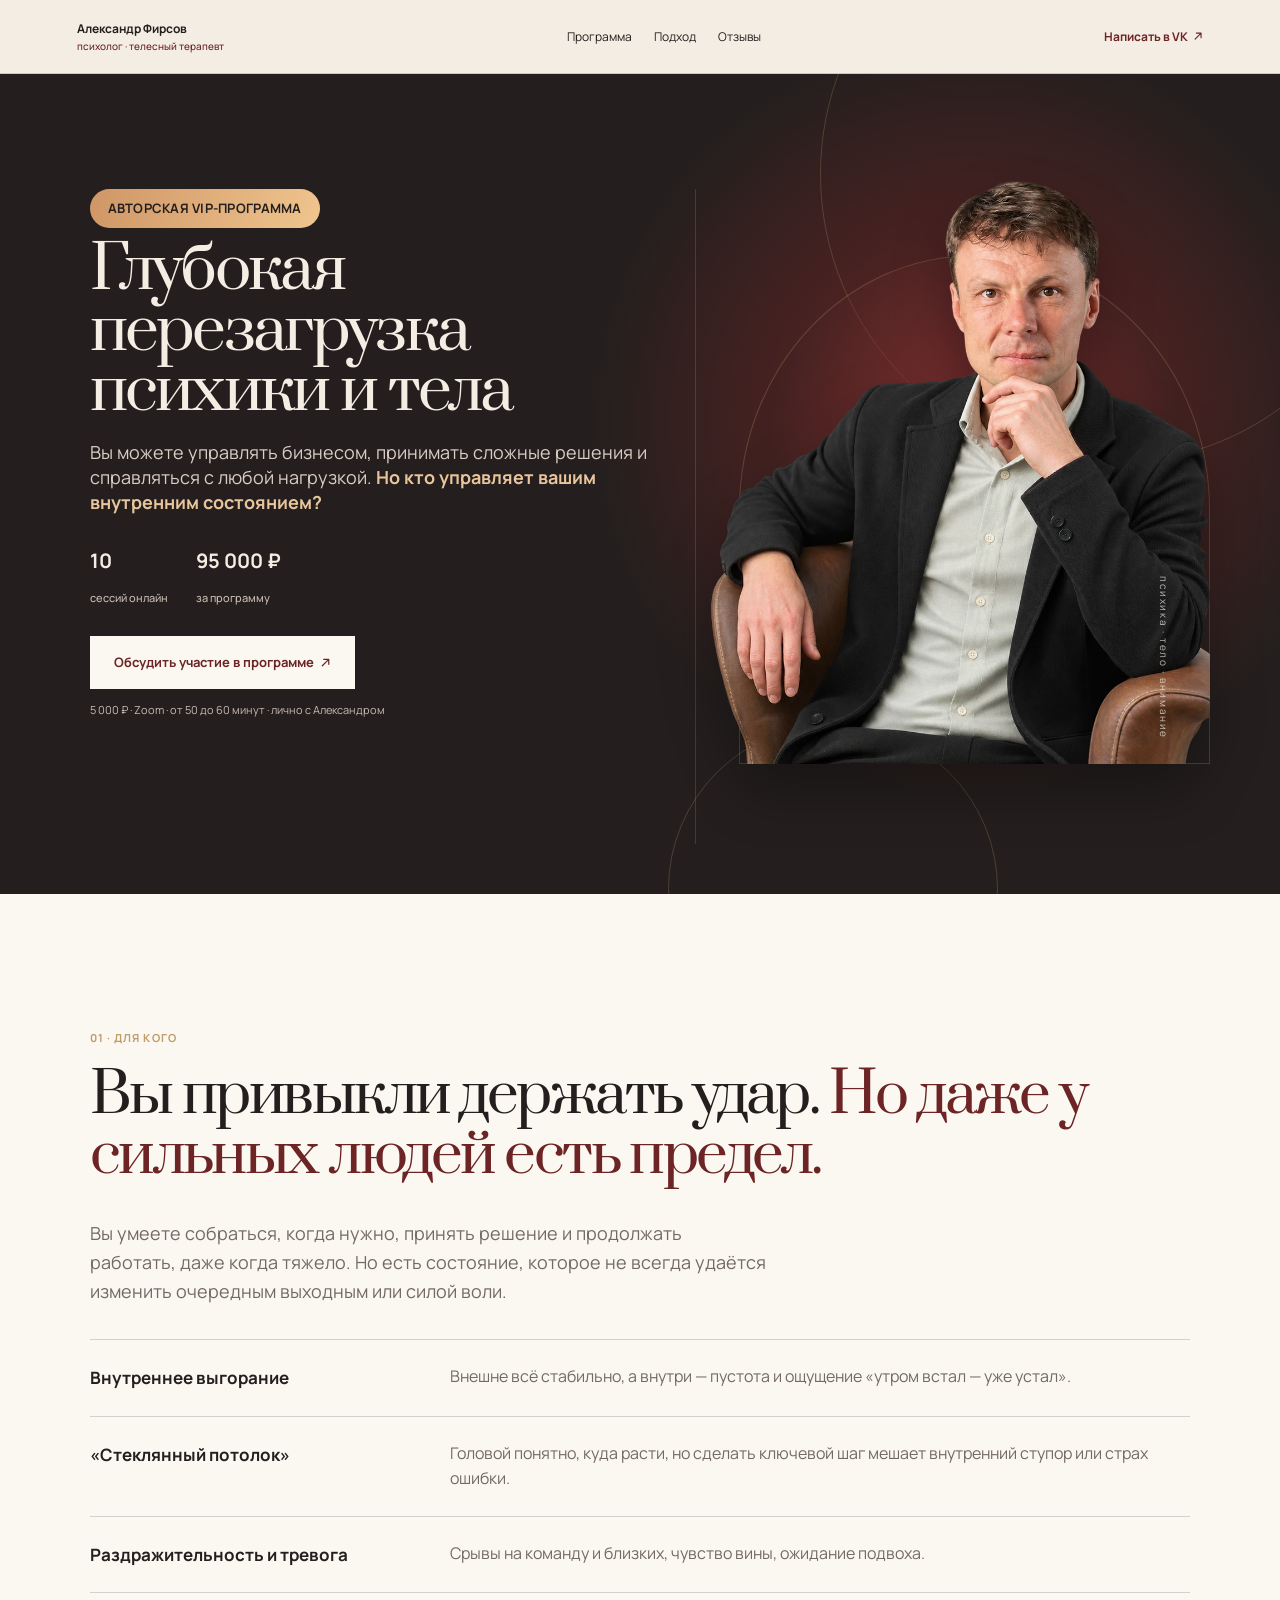
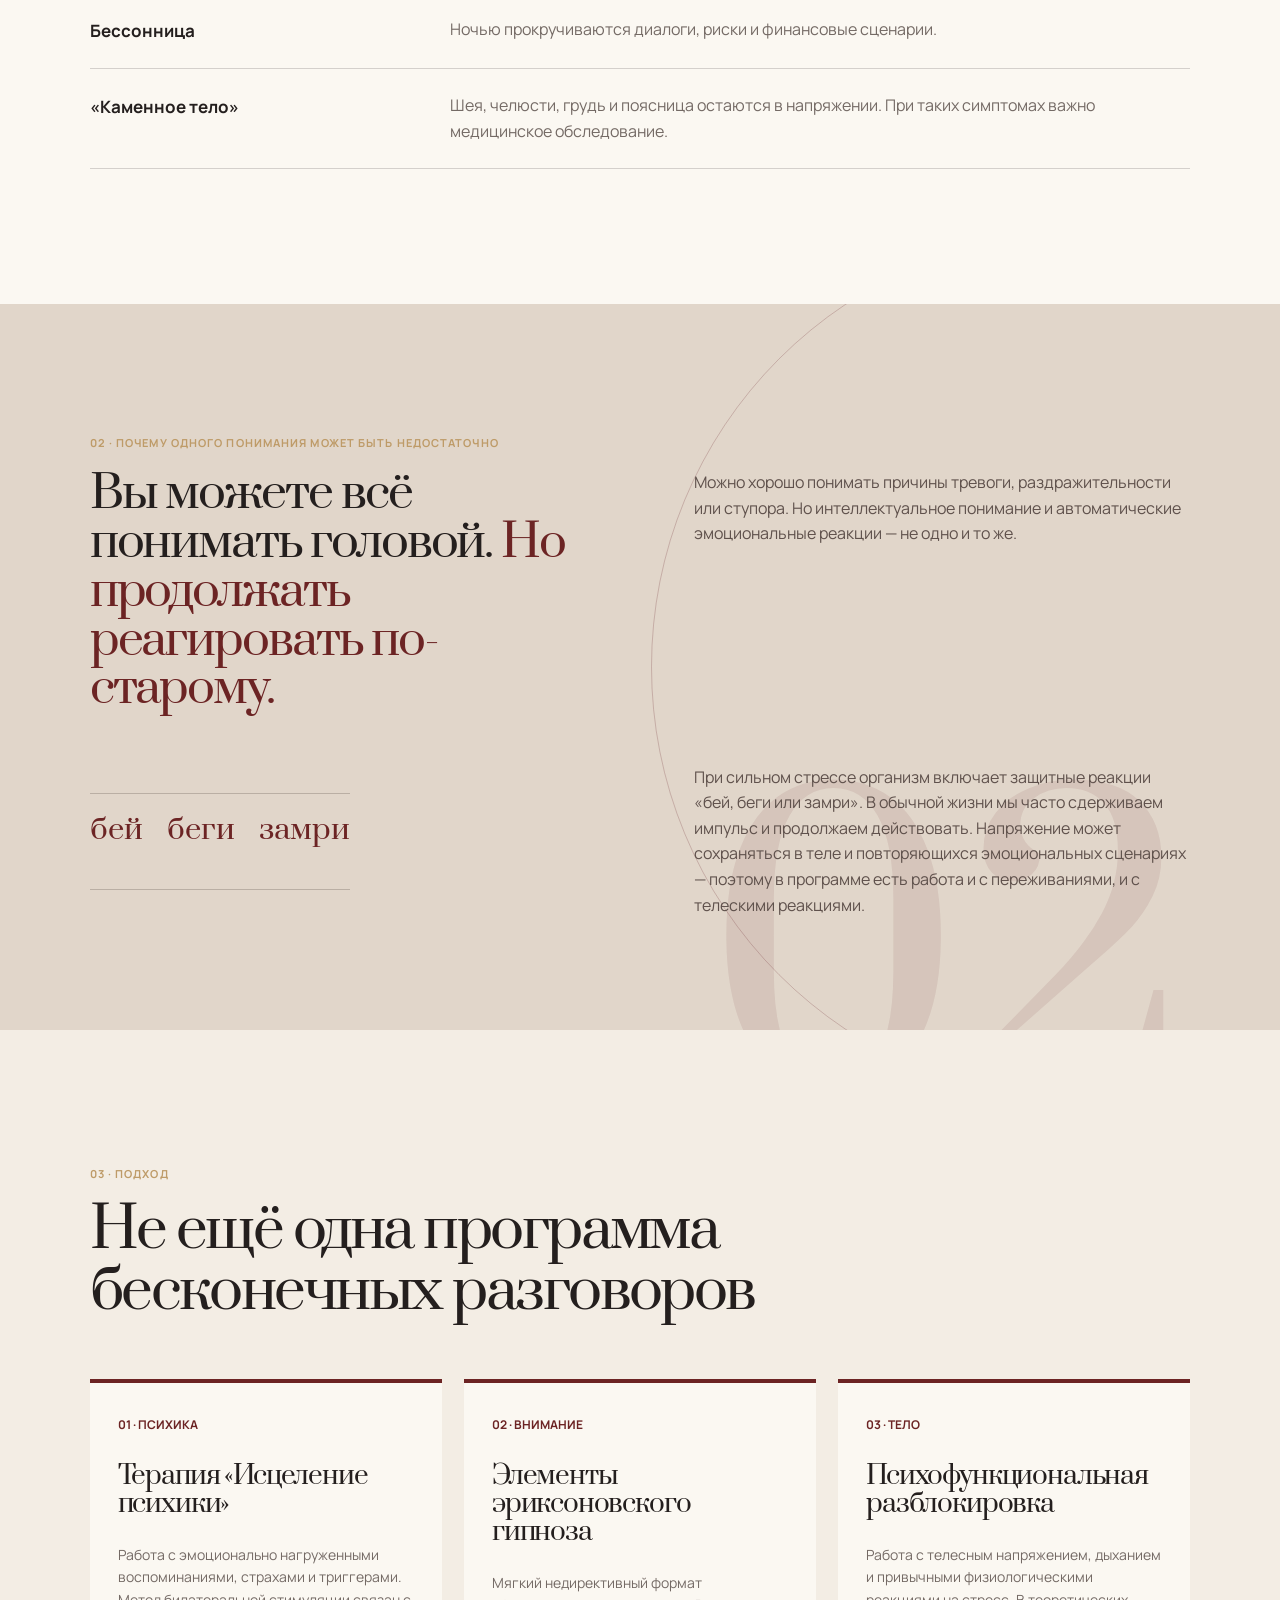
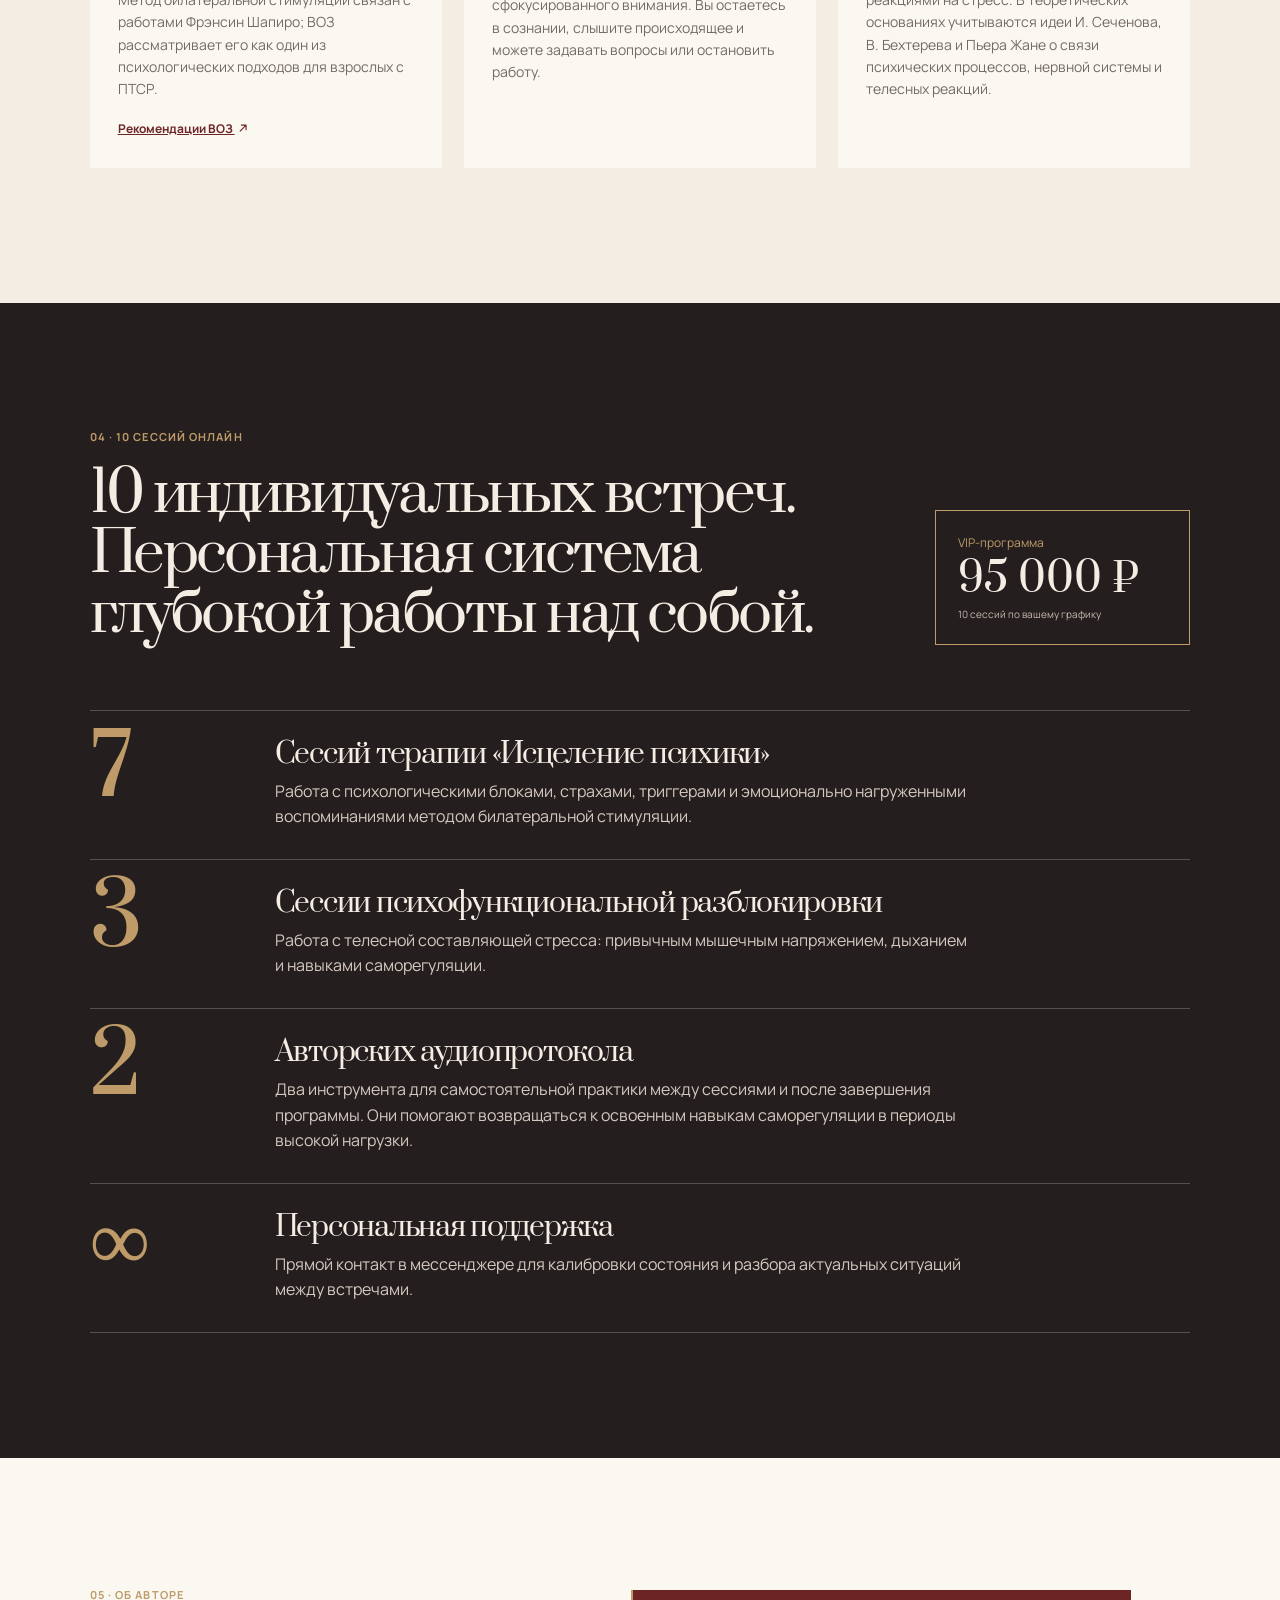
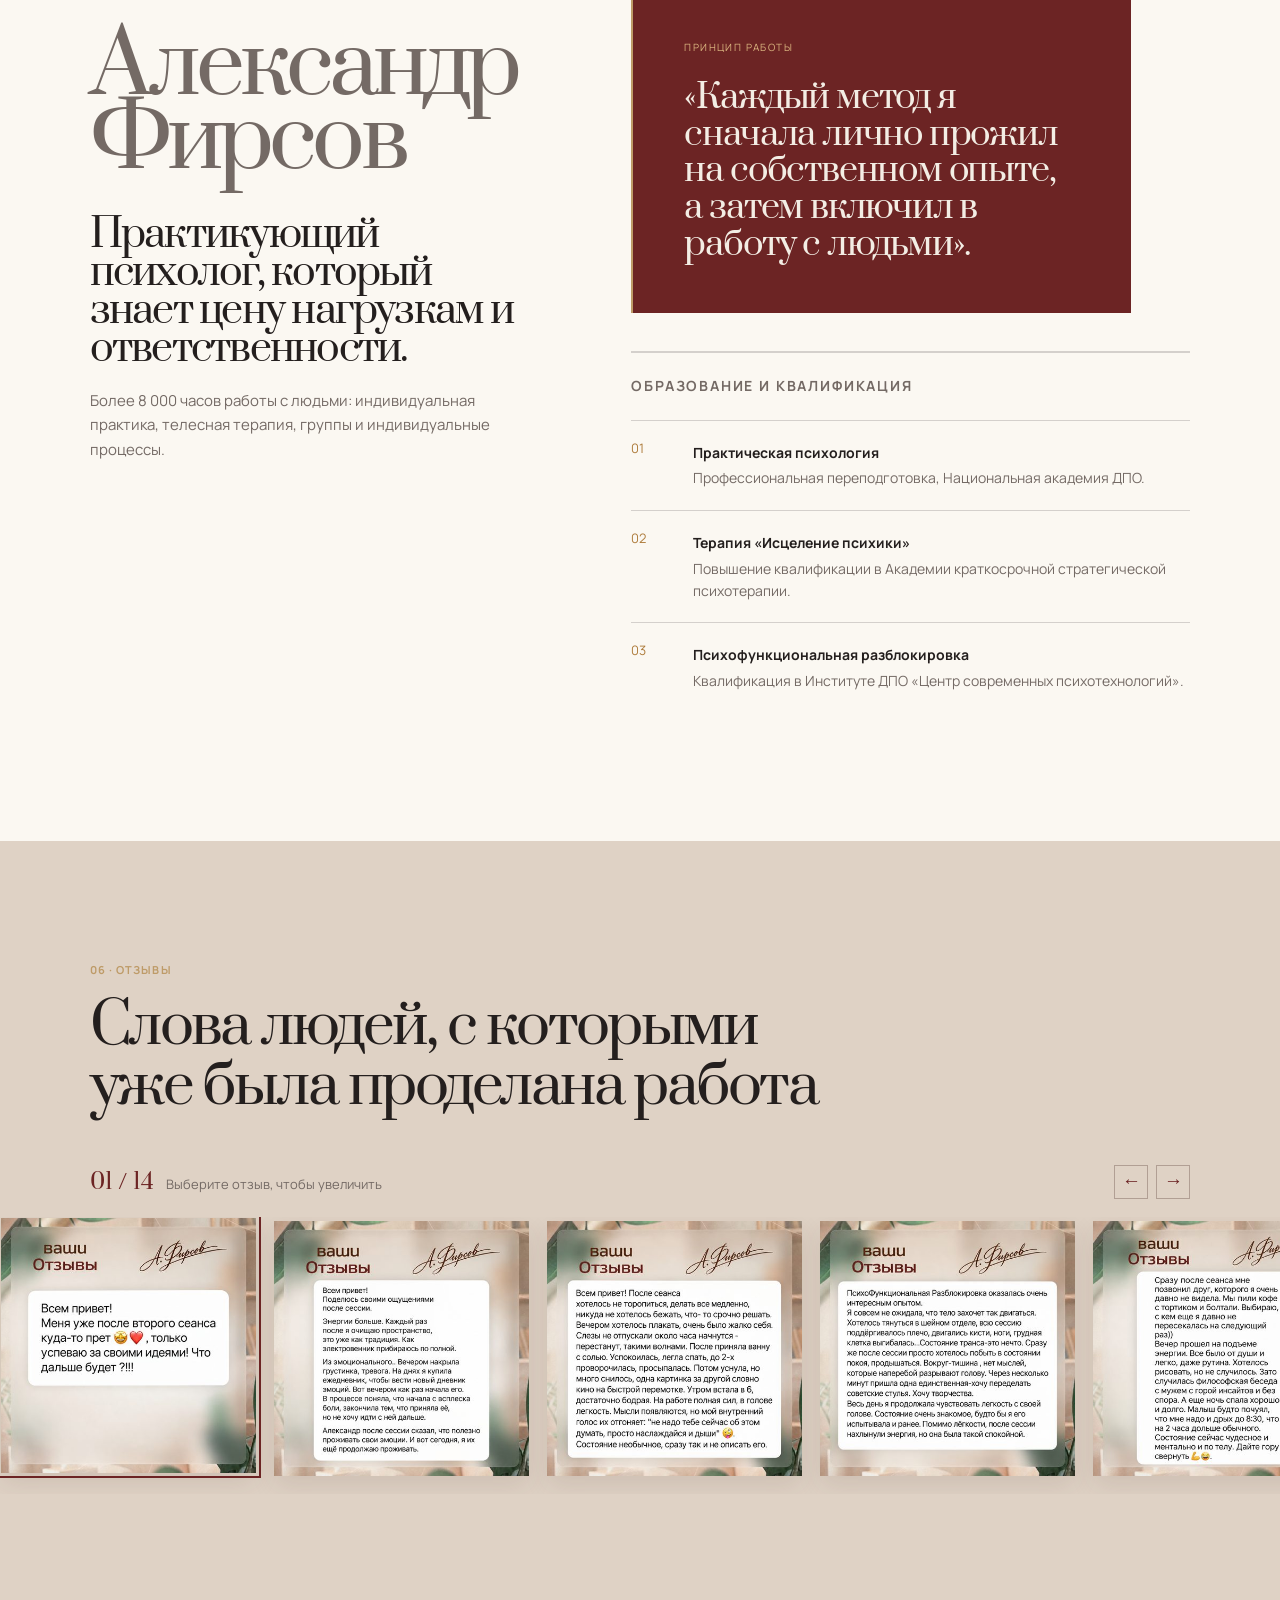
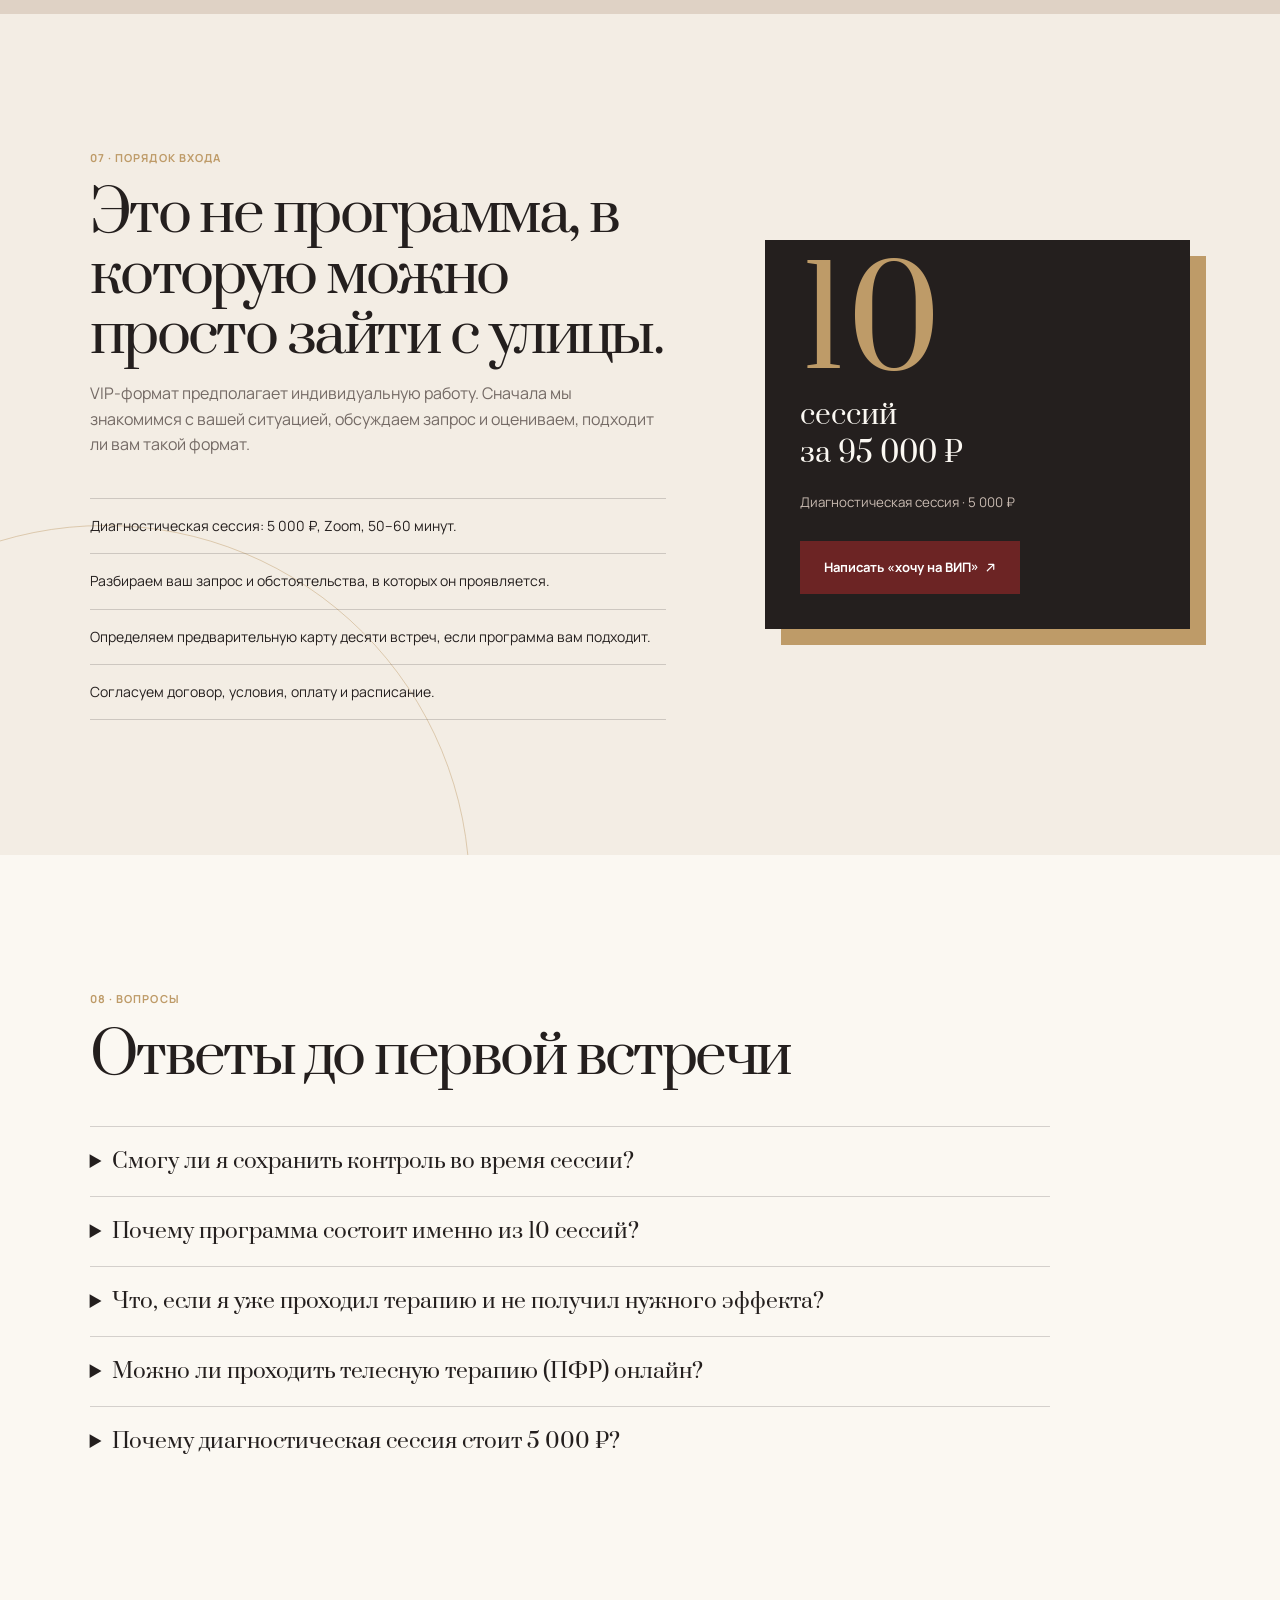
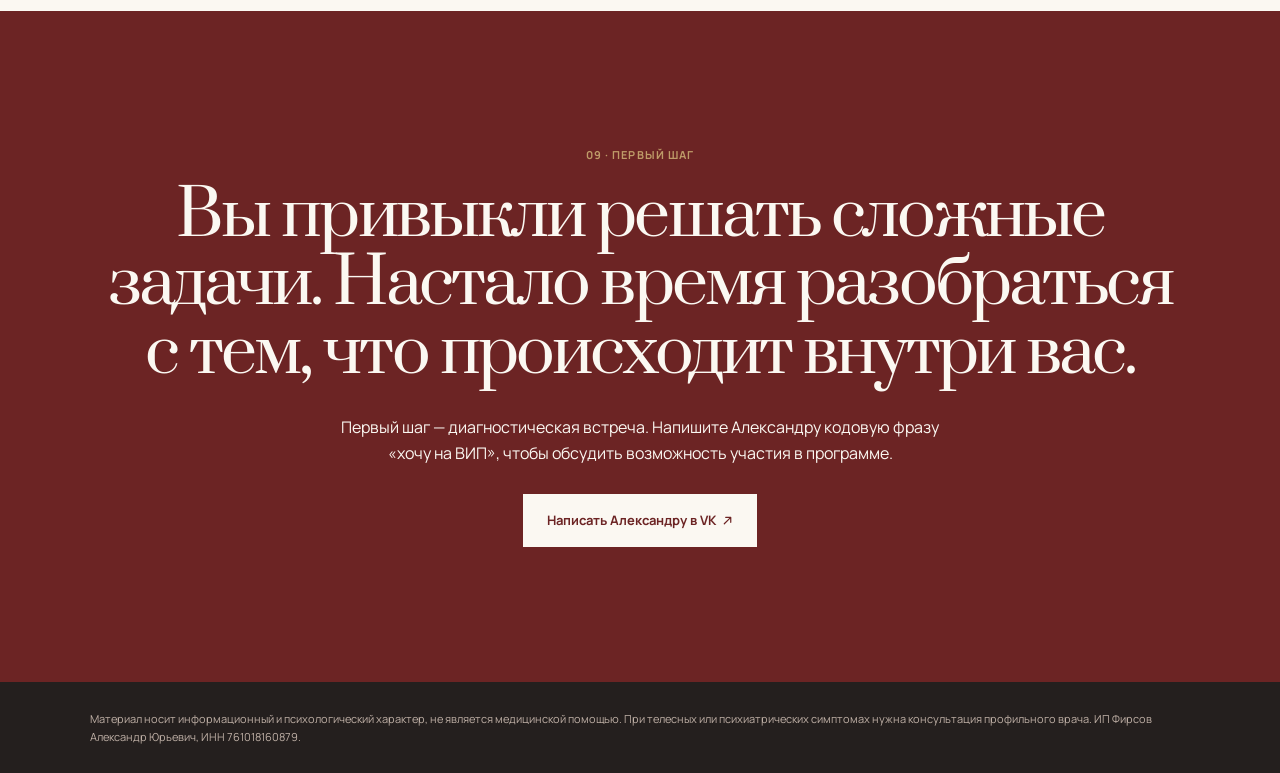
<file: index.html>
<!doctype html>
<html lang="ru">
<head>
<meta charset="utf-8">
<meta name="viewport" content="width=device-width,initial-scale=1">
<meta name="robots" content="noindex,nofollow">
<title>Глубокая перезагрузка психики и тела — VIP-программа Александра Фирсова</title>
<link rel="preconnect" href="https://fonts.googleapis.com">
<link rel="preconnect" href="https://fonts.gstatic.com" crossorigin>
<link href="https://fonts.googleapis.com/css2?family=Manrope:wght@400;500;600;700&family=Prata&display=swap" rel="stylesheet">
<link rel="stylesheet" href="styles-v2.css">
<link rel="stylesheet" href="styles-v3.css">
<link rel="stylesheet" href="styles-v4.css">
<link rel="stylesheet" href="styles-v5.css">
</head>
<body>
<header>
<b>Александр Фирсов <small>психолог · телесный терапевт</small>
</b>
<nav>
<a href="#program">Программа</a>
<a href="#science">Подход</a>
<a href="#reviews">Отзывы</a>
</nav>
<a href="https://vk.me/aleksfirs" target="_blank" rel="noreferrer">Написать в VK <svg class="aar" viewBox="0 0 12 12" aria-hidden="true"><path d="M2.5 9.5 9.5 2.5M4 2.5h5.5V8" fill="none" stroke="currentColor" stroke-width="1.3" stroke-linecap="round" stroke-linejoin="round"/></svg></a>
</header>
<main>
<section class="hero">
<i class="orbit a">
</i>
<i class="orbit b">
</i>
<div>
<p class="tag hero-kicker">АВТОРСКАЯ VIP-ПРОГРАММА</p>
<h1>Глубокая<br>перезагрузка<br>психики и тела</h1>
<p>Вы можете управлять бизнесом, принимать сложные решения и справляться с любой нагрузкой. <strong>Но кто управляет вашим внутренним состоянием?</strong></p>
<div class="facts">
<b>10 <small>сессий онлайн</small>
</b>
<b>95 000 ₽ <small>за программу</small>
</b>
</div>
<a class="button" href="https://vk.me/aleksfirs" target="_blank" rel="noreferrer">Обсудить участие в программе <svg class="aar" viewBox="0 0 12 12" aria-hidden="true"><path d="M2.5 9.5 9.5 2.5M4 2.5h5.5V8" fill="none" stroke="currentColor" stroke-width="1.3" stroke-linecap="round" stroke-linejoin="round"/></svg></a>
<small>5 000 ₽ · Zoom · от 50 до 60 минут · лично с Александром</small>
</div>
<figure>
<img src="assets/alexander-firsov-chair.webp" alt="Александр Фирсов в кресле">
<em>психика · тело · внимание</em>
</figure>
</section>
<section class="intro">
<p class="tag">01 · для кого</p>
<h2>Вы привыкли держать удар. <em>Но даже у сильных людей есть предел.</em>
</h2>
<p>Вы умеете собраться, когда нужно, принять решение и продолжать работать, даже когда тяжело. Но есть состояние, которое не всегда удаётся изменить очередным выходным или силой воли.</p>
<div class="symptoms">
<article>
<b>Внутреннее выгорание</b>Внешне всё стабильно, а внутри — пустота и ощущение «утром встал — уже устал».</article>
<article>
<b>«Стеклянный потолок»</b>Головой понятно, куда расти, но сделать ключевой шаг мешает внутренний ступор или страх ошибки.</article>
<article>
<b>Раздражительность и тревога</b>Срывы на команду и близких, чувство вины, ожидание подвоха.</article>
<article>
<b>Бессонница</b>Ночью прокручиваются диалоги, риски и финансовые сценарии.</article>
<article>
<b>«Каменное тело»</b>Шея, челюсти, грудь и поясница остаются в напряжении. При таких симптомах важно медицинское обследование.</article>
</div>
</section>
<section class="logic">
<p class="tag">02 · почему одного понимания может быть недостаточно</p>
<div>
<h2>Вы можете всё понимать головой. <em>Но продолжать реагировать по-старому.</em>
</h2>
<p>Можно хорошо понимать причины тревоги, раздражительности или ступора. Но интеллектуальное понимание и автоматические эмоциональные реакции — не одно и то же.</p>
<div class="words">
<span>бей</span>
<span>беги</span>
<span>замри</span>
</div>
<p>При сильном стрессе организм включает защитные реакции «бей, беги или замри». В обычной жизни мы часто сдерживаем импульс и продолжаем действовать. Напряжение может сохраняться в теле и повторяющихся эмоциональных сценариях — поэтому в программе есть работа и с переживаниями, и с телескими реакциями.</p>
</div>
</section>
<section id="science" class="science">
<p class="tag">03 · подход</p>
<h2>Не ещё одна программа бесконечных разговоров</h2>
<div class="methods">
<article>
<b>01 · ПСИХИКА</b>
<h3>Терапия «Исцеление психики»</h3>
<p>Работа с эмоционально нагруженными воспоминаниями, страхами и триггерами. Метод билатеральной стимуляции связан с работами Фрэнсин Шапиро; ВОЗ рассматривает его как один из психологических подходов для взрослых с ПТСР.</p>
<a href="https://www.who.int/publications/i/item/9789241505406" target="_blank" rel="noreferrer">Рекомендации ВОЗ <svg class="aar" viewBox="0 0 12 12" aria-hidden="true"><path d="M2.5 9.5 9.5 2.5M4 2.5h5.5V8" fill="none" stroke="currentColor" stroke-width="1.3" stroke-linecap="round" stroke-linejoin="round"/></svg></a>
</article>
<article>
<b>02 · ВНИМАНИЕ</b>
<h3>Элементы эриксоновского гипноза</h3>
<p>Мягкий недирективный формат сфокусированного внимания. Вы остаетесь в сознании, слышите происходящее и можете задавать вопросы или остановить работу.</p>
</article>
<article>
<b>03 · ТЕЛО</b>
<h3>Психофункциональная разблокировка</h3>
<p>Работа с телесным напряжением, дыханием и привычными физиологическими реакциями на стресс. В теоретических основаниях учитываются идеи И. Сеченова, В. Бехтерева и Пьера Жане о связи психических процессов, нервной системы и телесных реакций.</p>
</article>
</div>
</section>
<section id="program" class="program">
<p class="tag">04 · 10 сессий онлайн</p>
<div class="program-head">
<h2>10 индивидуальных встреч. Персональная система глубокой работы над собой.</h2>
<aside>VIP-программа<strong>95 000 ₽</strong>
<small>10 сессий по вашему графику</small>
</aside>
</div>
<article>
<b>7</b>
<div>
<h3>Сессий терапии «Исцеление психики»</h3>
<p>Работа с психологическими блоками, страхами, триггерами и эмоционально нагруженными воспоминаниями методом билатеральной стимуляции.</p>
</div>
</article>
<article>
<b>3</b>
<div>
<h3>Сессии психофункцио&shy;нальной разблокировки</h3>
<p>Работа с телесной составляющей стресса: привычным мышечным напряжением, дыханием и навыками саморегуляции.</p>
</div>
</article>
<article>
<b>2</b>
<div>
<h3>Авторских аудиопротокола</h3>
<p>Два инструмента для самостоятельной практики между сессиями и после завершения программы. Они помогают возвращаться к освоенным навыкам саморегуляции в периоды высокой нагрузки.</p>
</div>
</article>
<article>
<b>∞</b>
<div>
<h3>Персональная поддержка</h3>
<p>Прямой контакт в мессенджере для калибровки состояния и разбора актуальных ситуаций между встречами.</p>
</div>
</article>
</section>
<section class="about">
<div class="about-intro">
<p class="tag">05 · об авторе</p>
<p class="about-name">Александр<br>Фирсов</p>
<h2>Практикующий психолог, который знает цену нагрузкам и ответственности.</h2>
<p class="about-description">Более 8 000 часов работы с людьми: индивидуальная практика, телесная терапия, группы и индивидуальные процессы.</p>
</div>
<div class="about-details">
<blockquote><span>Принцип работы</span>«Каждый метод я сначала лично прожил на собственном опыте, а затем включил в работу с людьми».</blockquote>
<div class="about-credentials" aria-label="Образование и квалификация">
<p class="about-credentials-label">Образование и квалификация</p>
<article><b>01</b><p><strong>Практическая психология</strong>Профессиональная переподготовка, Национальная академия ДПО.</p></article>
<article><b>02</b><p><strong>Терапия «Исцеление психики»</strong>Повышение квалификации в Академии краткосрочной стратегической психотерапии.</p></article>
<article><b>03</b><p><strong>Психофункциональная разблокировка</strong>Квалификация в Институте ДПО «Центр современных психотехнологий».</p></article>
</div>
</div>
</section>
<section id="reviews" class="reviews">
<p class="tag">06 · отзывы</p>
<h2>Слова людей, с которыми уже была проделана работа</h2>
<div class="review-gallery" data-review-gallery>
<div class="review-toolbar">
<p><b data-review-count>01 / 14</b> Выберите отзыв, чтобы увеличить</p>
<div><button class="review-nav" type="button" data-review-direction="prev" aria-label="Предыдущий отзыв">←</button><button class="review-nav" type="button" data-review-direction="next" aria-label="Следующий отзыв">→</button></div>
</div>
<div class="review-viewport">
<div class="review-thumbs" role="tablist" aria-label="Отзывы клиентов">
<button class="review-thumb is-active" type="button" role="tab" aria-selected="true" data-review-src="assets/reviews/f01.jpg" data-review-alt="Отзыв 1"><img loading="lazy" decoding="async" src="assets/reviews/t01.jpg" alt=""></button>
<button class="review-thumb" type="button" role="tab" aria-selected="false" data-review-src="assets/reviews/f02.jpg" data-review-alt="Отзыв 2"><img loading="lazy" decoding="async" src="assets/reviews/t02.jpg" alt=""></button>
<button class="review-thumb" type="button" role="tab" aria-selected="false" data-review-src="assets/reviews/f03.jpg" data-review-alt="Отзыв 3"><img loading="lazy" decoding="async" src="assets/reviews/t03.jpg" alt=""></button>
<button class="review-thumb" type="button" role="tab" aria-selected="false" data-review-src="assets/reviews/f04.jpg" data-review-alt="Отзыв 4"><img loading="lazy" decoding="async" src="assets/reviews/t04.jpg" alt=""></button>
<button class="review-thumb" type="button" role="tab" aria-selected="false" data-review-src="assets/reviews/f05.jpg" data-review-alt="Отзыв 5"><img loading="lazy" decoding="async" src="assets/reviews/t05.jpg" alt=""></button>
<button class="review-thumb" type="button" role="tab" aria-selected="false" data-review-src="assets/reviews/f06.jpg" data-review-alt="Отзыв 6"><img loading="lazy" decoding="async" src="assets/reviews/t06.jpg" alt=""></button>
<button class="review-thumb" type="button" role="tab" aria-selected="false" data-review-src="assets/reviews/f07.jpg" data-review-alt="Отзыв 7"><img loading="lazy" decoding="async" src="assets/reviews/t07.jpg" alt=""></button>
<button class="review-thumb" type="button" role="tab" aria-selected="false" data-review-src="assets/reviews/f08.jpg" data-review-alt="Отзыв 8"><img loading="lazy" decoding="async" src="assets/reviews/t08.jpg" alt=""></button>
<button class="review-thumb" type="button" role="tab" aria-selected="false" data-review-src="assets/reviews/f09.jpg" data-review-alt="Отзыв 9"><img loading="lazy" decoding="async" src="assets/reviews/t09.jpg" alt=""></button>
<button class="review-thumb" type="button" role="tab" aria-selected="false" data-review-src="assets/reviews/f10.jpg" data-review-alt="Отзыв 10"><img loading="lazy" decoding="async" src="assets/reviews/t10.jpg" alt=""></button>
<button class="review-thumb" type="button" role="tab" aria-selected="false" data-review-src="assets/reviews/f11.jpg" data-review-alt="Отзыв 11"><img loading="lazy" decoding="async" src="assets/reviews/t11.jpg" alt=""></button>
<button class="review-thumb" type="button" role="tab" aria-selected="false" data-review-src="assets/reviews/f12.jpg" data-review-alt="Отзыв 12"><img loading="lazy" decoding="async" src="assets/reviews/t12.jpg" alt=""></button>
<button class="review-thumb" type="button" role="tab" aria-selected="false" data-review-src="assets/reviews/f13.jpg" data-review-alt="Отзыв 13"><img loading="lazy" decoding="async" src="assets/reviews/t13.jpg" alt=""></button>
<button class="review-thumb" type="button" role="tab" aria-selected="false" data-review-src="assets/reviews/f14.jpg" data-review-alt="Отзыв 14"><img loading="lazy" decoding="async" src="assets/reviews/t14.jpg" alt=""></button>
</div>
</div>
</div>
<dialog class="review-dialog" data-review-dialog aria-label="Увеличенный отзыв">
<button class="review-dialog-close" type="button" data-review-close aria-label="Закрыть">×</button>
<button class="review-dialog-nav previous" type="button" data-review-direction="prev" aria-label="Предыдущий отзыв">←</button>
<img data-review-dialog-image loading="lazy" decoding="async" src="assets/reviews/t01.jpg" alt="Отзыв 1">
<button class="review-dialog-nav next" type="button" data-review-direction="next" aria-label="Следующий отзыв">→</button>
</dialog>
</div>
</section>
<section class="entry">
<i class="orbit">
</i>
<div>
<p class="tag">07 · порядок входа</p>
<h2>Это не программа, в которую можно просто зайти с улицы.</h2>
<p>VIP-формат предполагает индивидуальную работу. Сначала мы знакомимся с вашей ситуацией, обсуждаем запрос и оцениваем, подходит ли вам такой формат.</p>
<ol>
<li>Диагностическая сессия: 5 000 ₽, Zoom, 50–60 минут.</li>
<li>Разбираем ваш запрос и обстоятельства, в которых он проявляется.</li>
<li>Определяем предварительную карту десяти встреч, если программа вам подходит.</li>
<li>Согласуем договор, условия, оплату и расписание.</li>
</ol>
</div>
<aside>
<span>10</span>
<strong>сессий<br>за 95 000 ₽</strong>
<small>Диагностическая сессия · 5 000 ₽</small>
<a class="button dark" href="https://vk.me/aleksfirs" target="_blank" rel="noreferrer">Написать «хочу на ВИП» <svg class="aar" viewBox="0 0 12 12" aria-hidden="true"><path d="M2.5 9.5 9.5 2.5M4 2.5h5.5V8" fill="none" stroke="currentColor" stroke-width="1.3" stroke-linecap="round" stroke-linejoin="round"/></svg></a>
</aside>
</section>
<section class="faq">
<p class="tag">08 · вопросы</p>
<h2>Ответы до первой встречи</h2>
<details>
<summary>Смогу ли я сохранить контроль во время сессии?</summary>
<p>Да. Подход недирективный: вы остаётесь в сознании, слышите происходящее, можете задавать вопросы, сообщать о дискомфорте или остановить работу.</p>
</details>
<details>
<summary>Почему программа состоит именно из 10 сессий?</summary>
<p>Десять встреч — исходная структура авторской программы. В ней есть место для терапевтической и телесной линий работы, а также для интеграции изменений. На диагностике обсуждается, соответствует ли этот объём вашему запросу.</p>
</details>
<details>
<summary>Что, если я уже проходил терапию и не получил нужного эффекта?</summary>
<p>Это можно обсудить на диагностике. В программе соединяются работа с эмоционально нагруженным опытом и внимание к телесным реакциям — но формат всегда подбирается под ситуацию, а не противопоставляется другим видам помощи.</p>
</details>
<details>
<summary>Можно ли проходить телесную терапию (ПФР) онлайн?</summary>
<p>Онлайн-формат возможен, если есть тихое пространство, коврик и устойчиво установленная камера. На диагностике отдельно обсуждается, подходит ли этот формат вашей ситуации.</p>
</details>
<details>
<summary>Почему диагностическая сессия стоит 5 000 ₽?</summary>
<p>Это самостоятельная рабочая встреча на 50–60 минут в Zoom: подробно разбираем запрос, обсуждаем формат и составляем предварительную карту работы. Это не рекламная презентация.</p>
</details>
</section>
<section class="final">
<p class="tag">09 · первый шаг</p>
<h2>Вы привыкли решать сложные задачи. Настало время разобраться с тем, что происходит внутри вас.</h2>
<p>Первый шаг — диагностическая встреча. Напишите Александру кодовую фразу «хочу на ВИП», чтобы обсудить возможность участия в программе.</p>
<a class="button" href="https://vk.me/aleksfirs" target="_blank" rel="noreferrer">Написать Александру в VK <svg class="aar" viewBox="0 0 12 12" aria-hidden="true"><path d="M2.5 9.5 9.5 2.5M4 2.5h5.5V8" fill="none" stroke="currentColor" stroke-width="1.3" stroke-linecap="round" stroke-linejoin="round"/></svg></a>
</section>
</main>
<footer>Материал носит информационный и психологический характер, не является медицинской помощью. При телесных или психиатрических симптомах нужна консультация профильного врача. ИП Фирсов Александр Юрьевич, ИНН 761018160879.</footer>
<script src="reviews.js" defer></script>
</body>
</html>
</file>
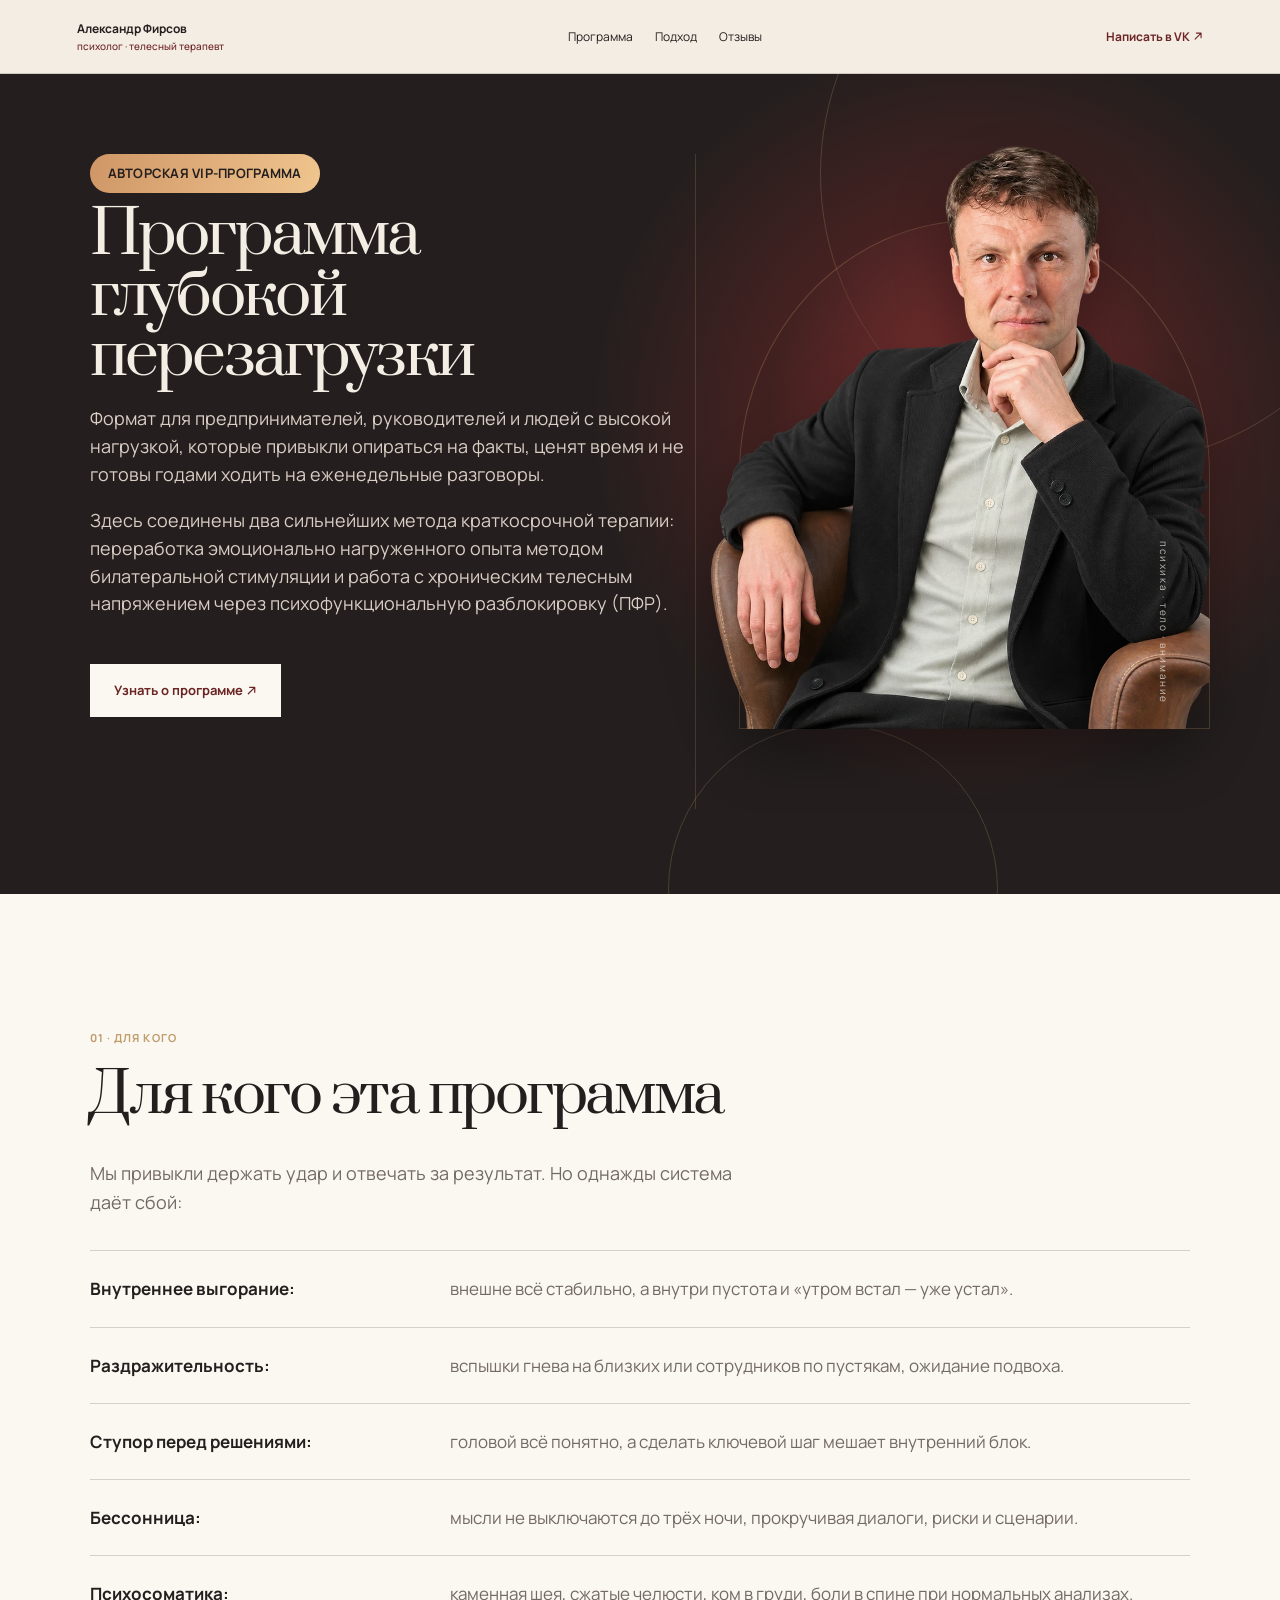
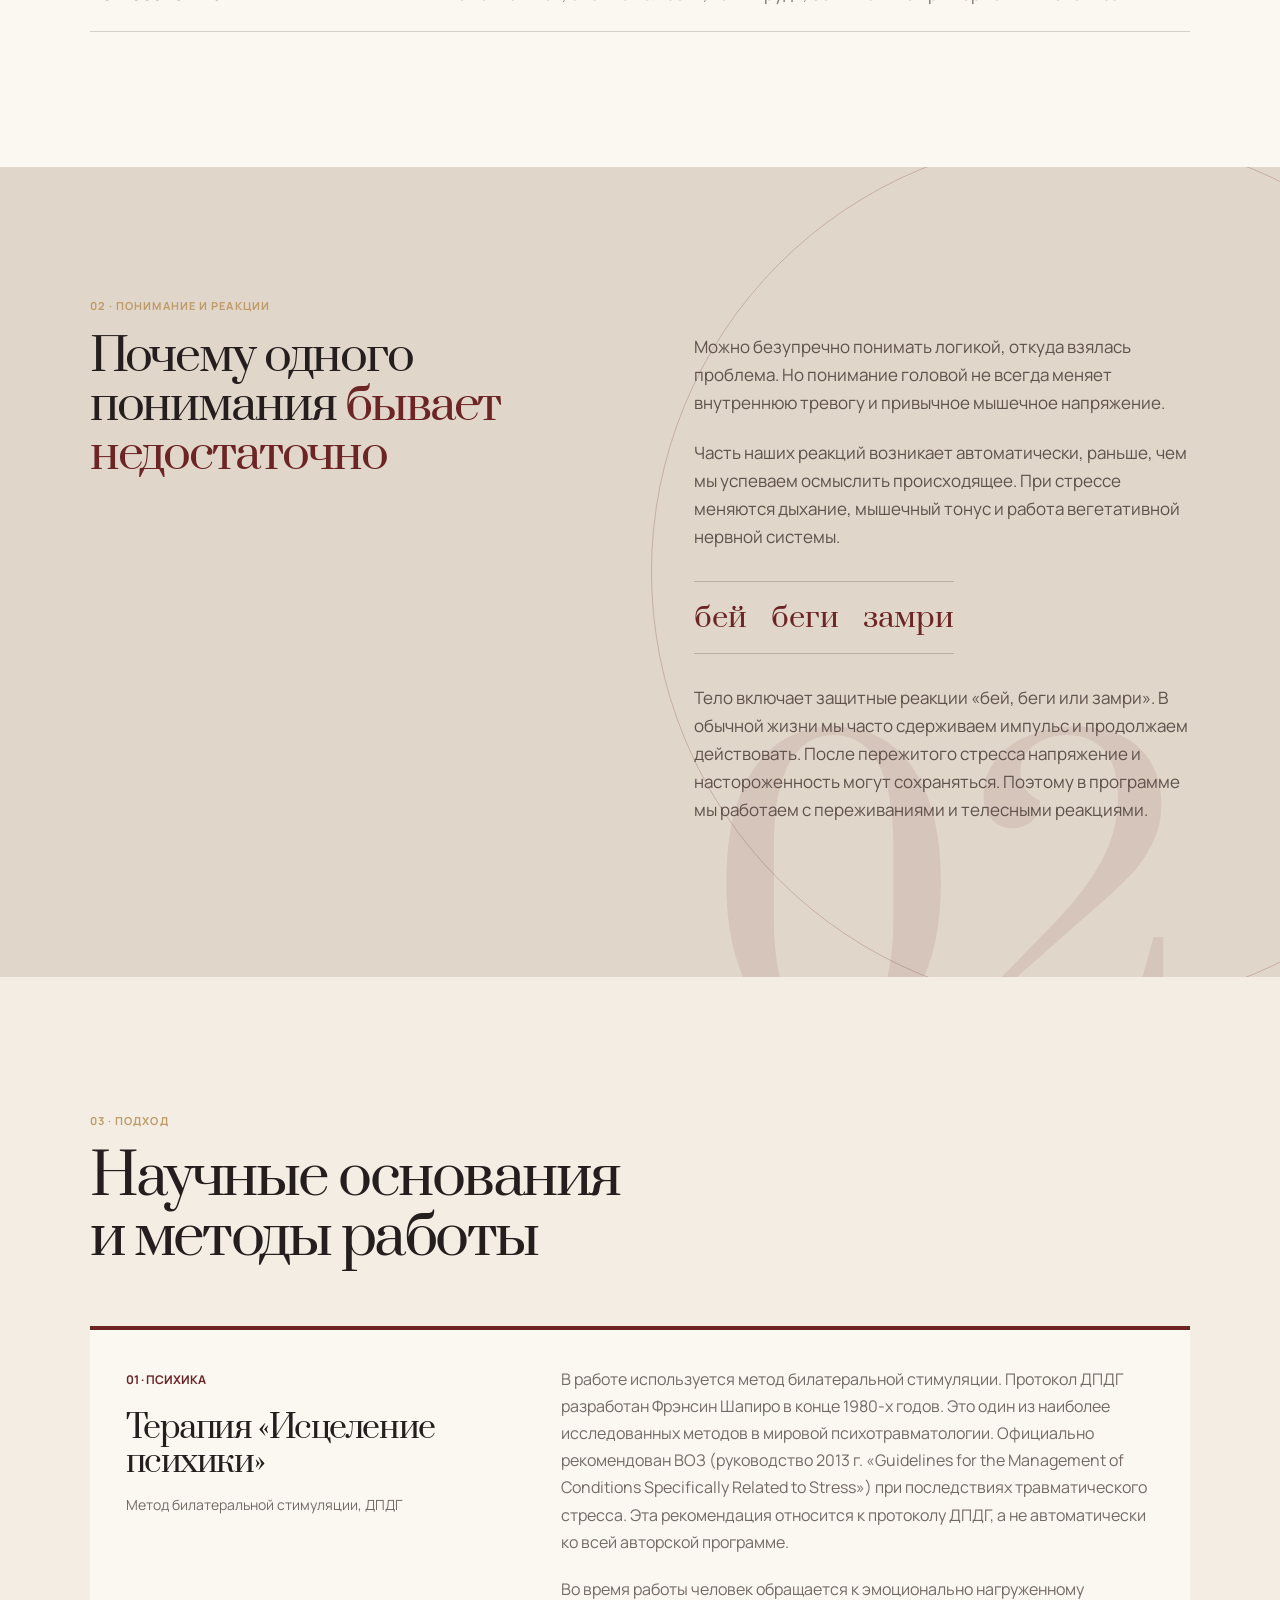
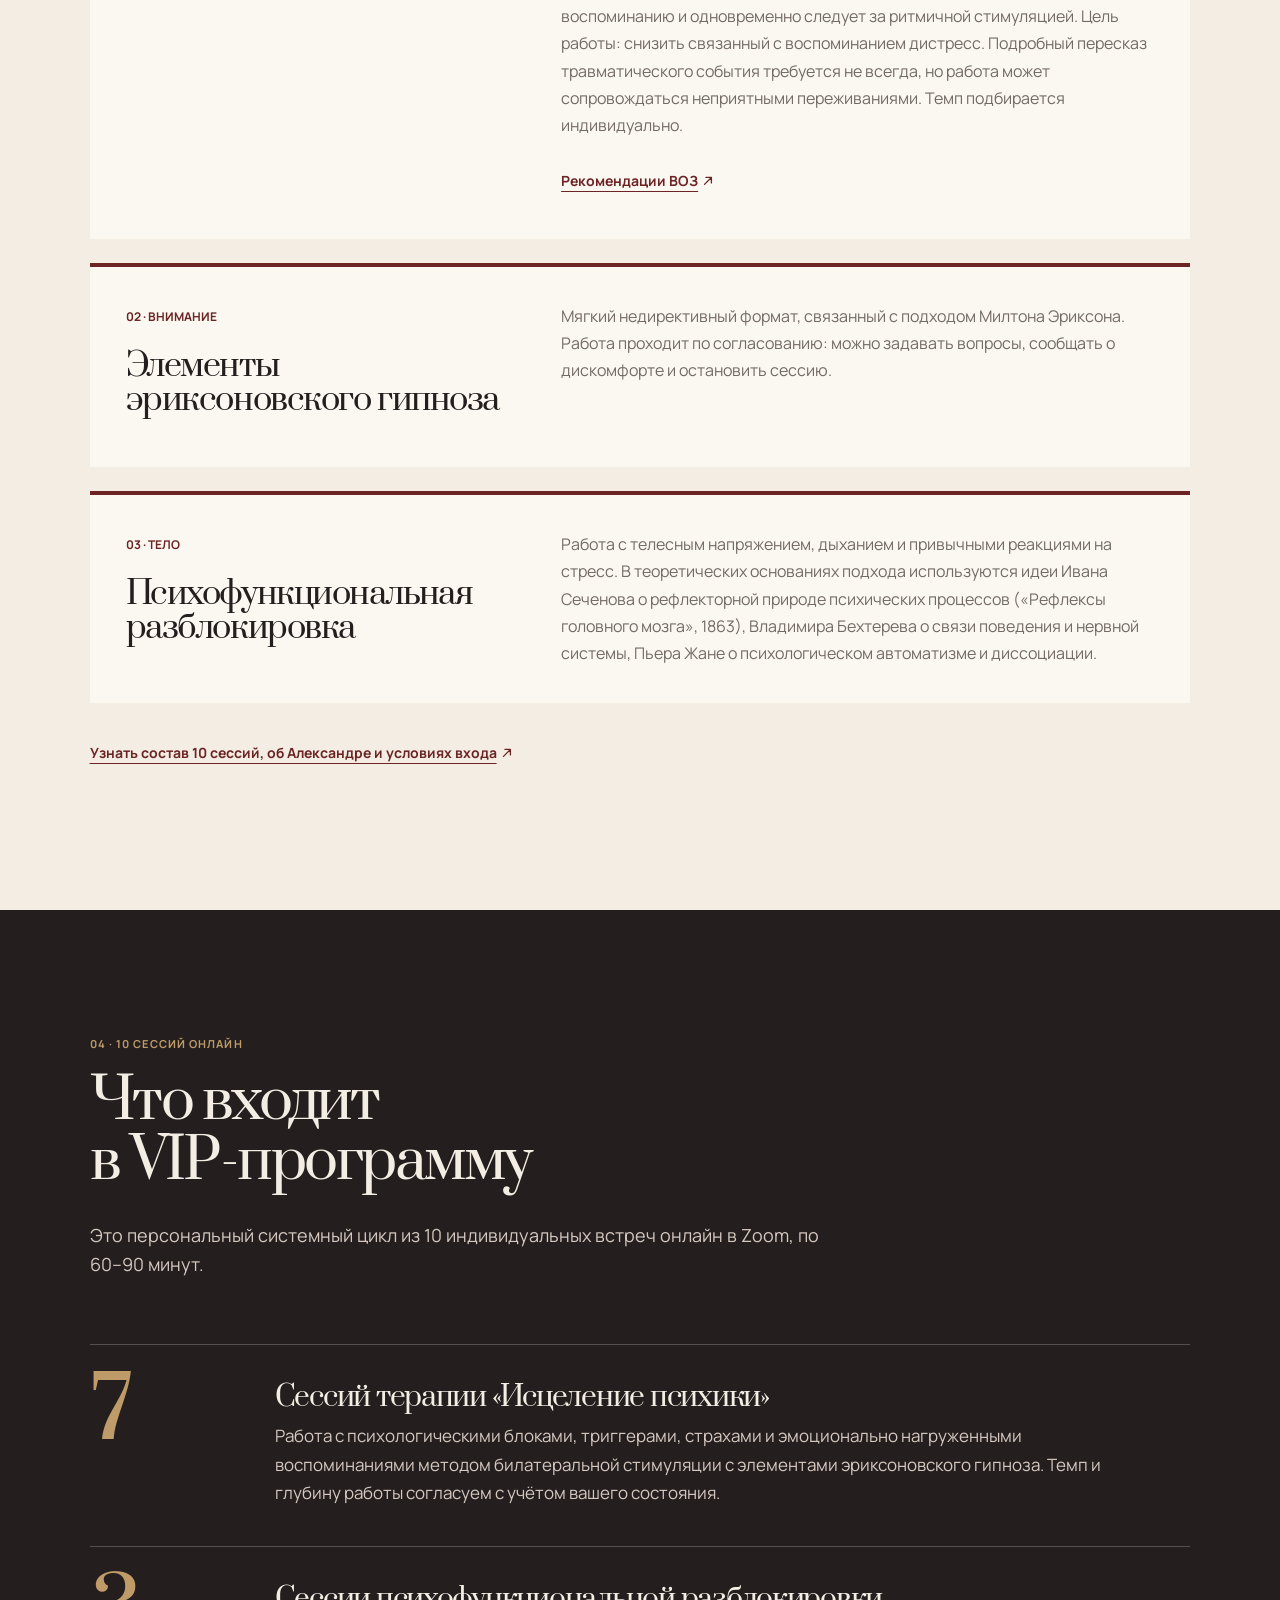
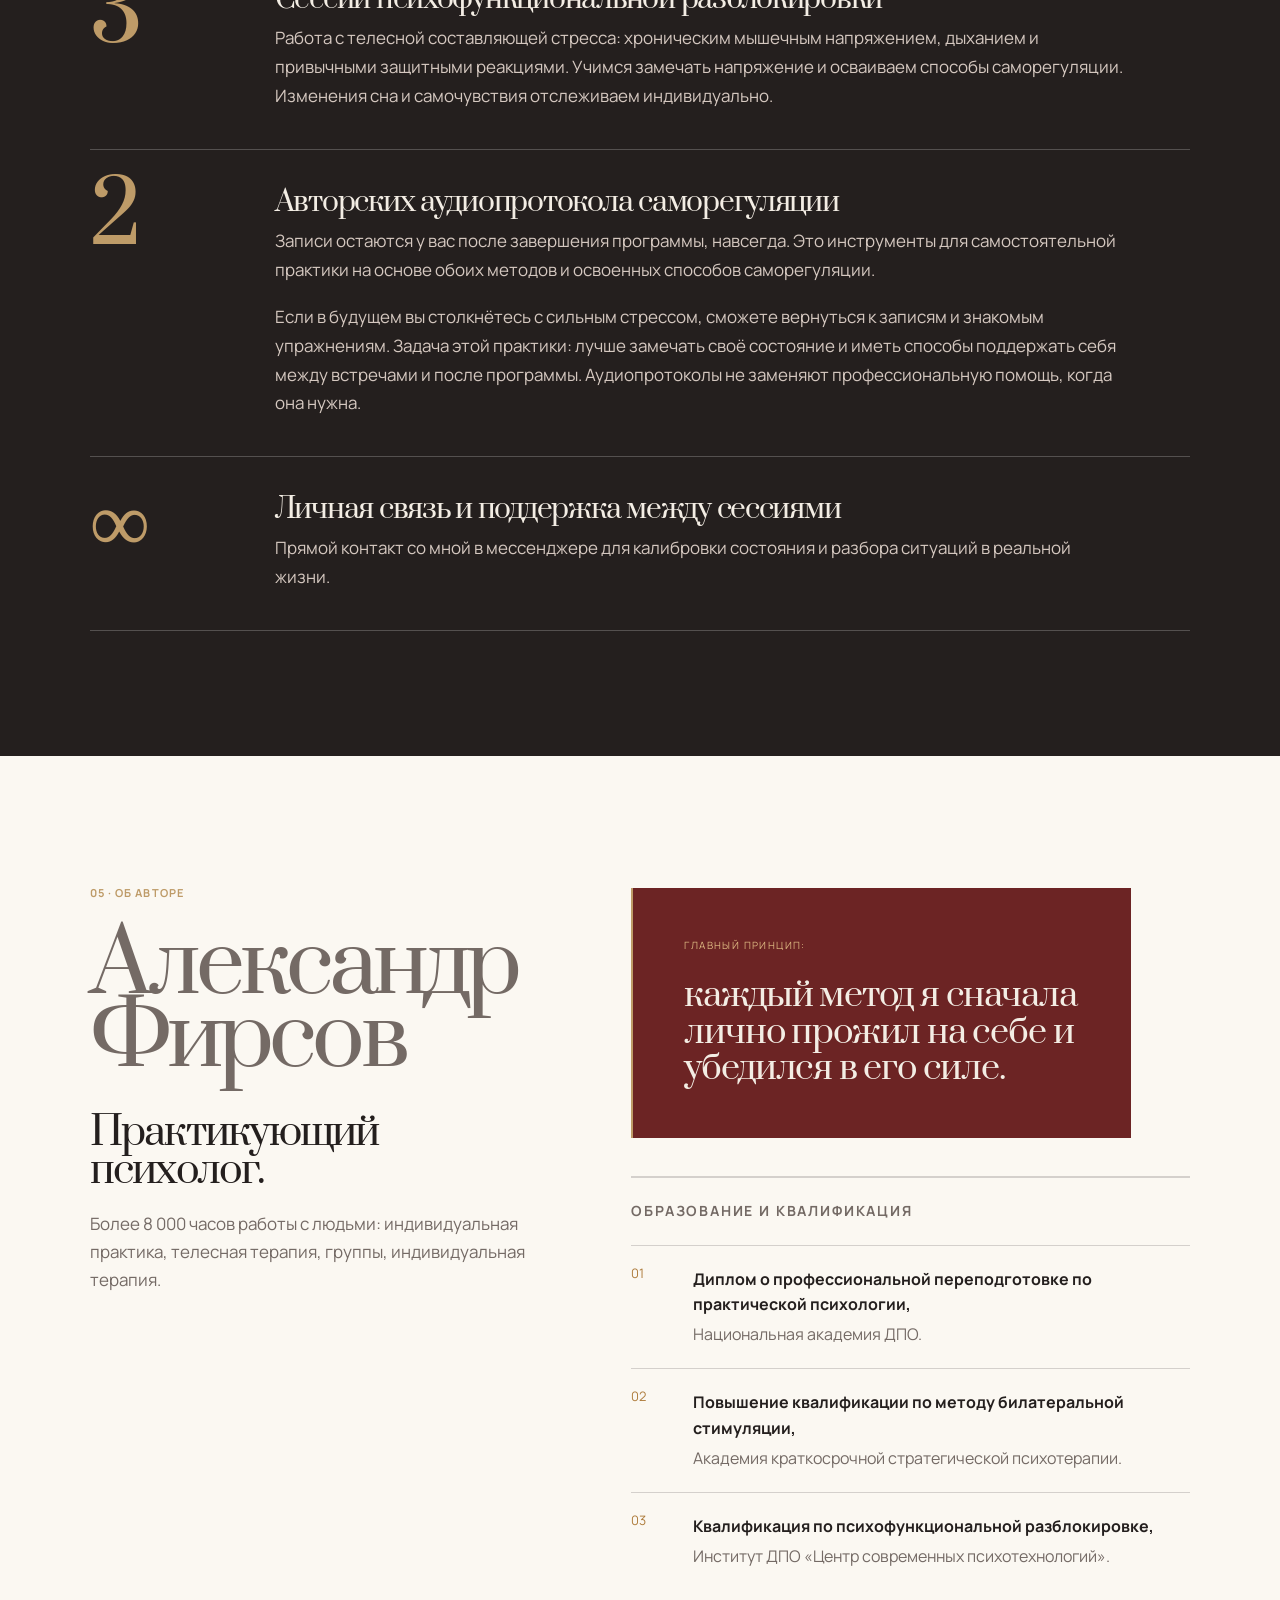
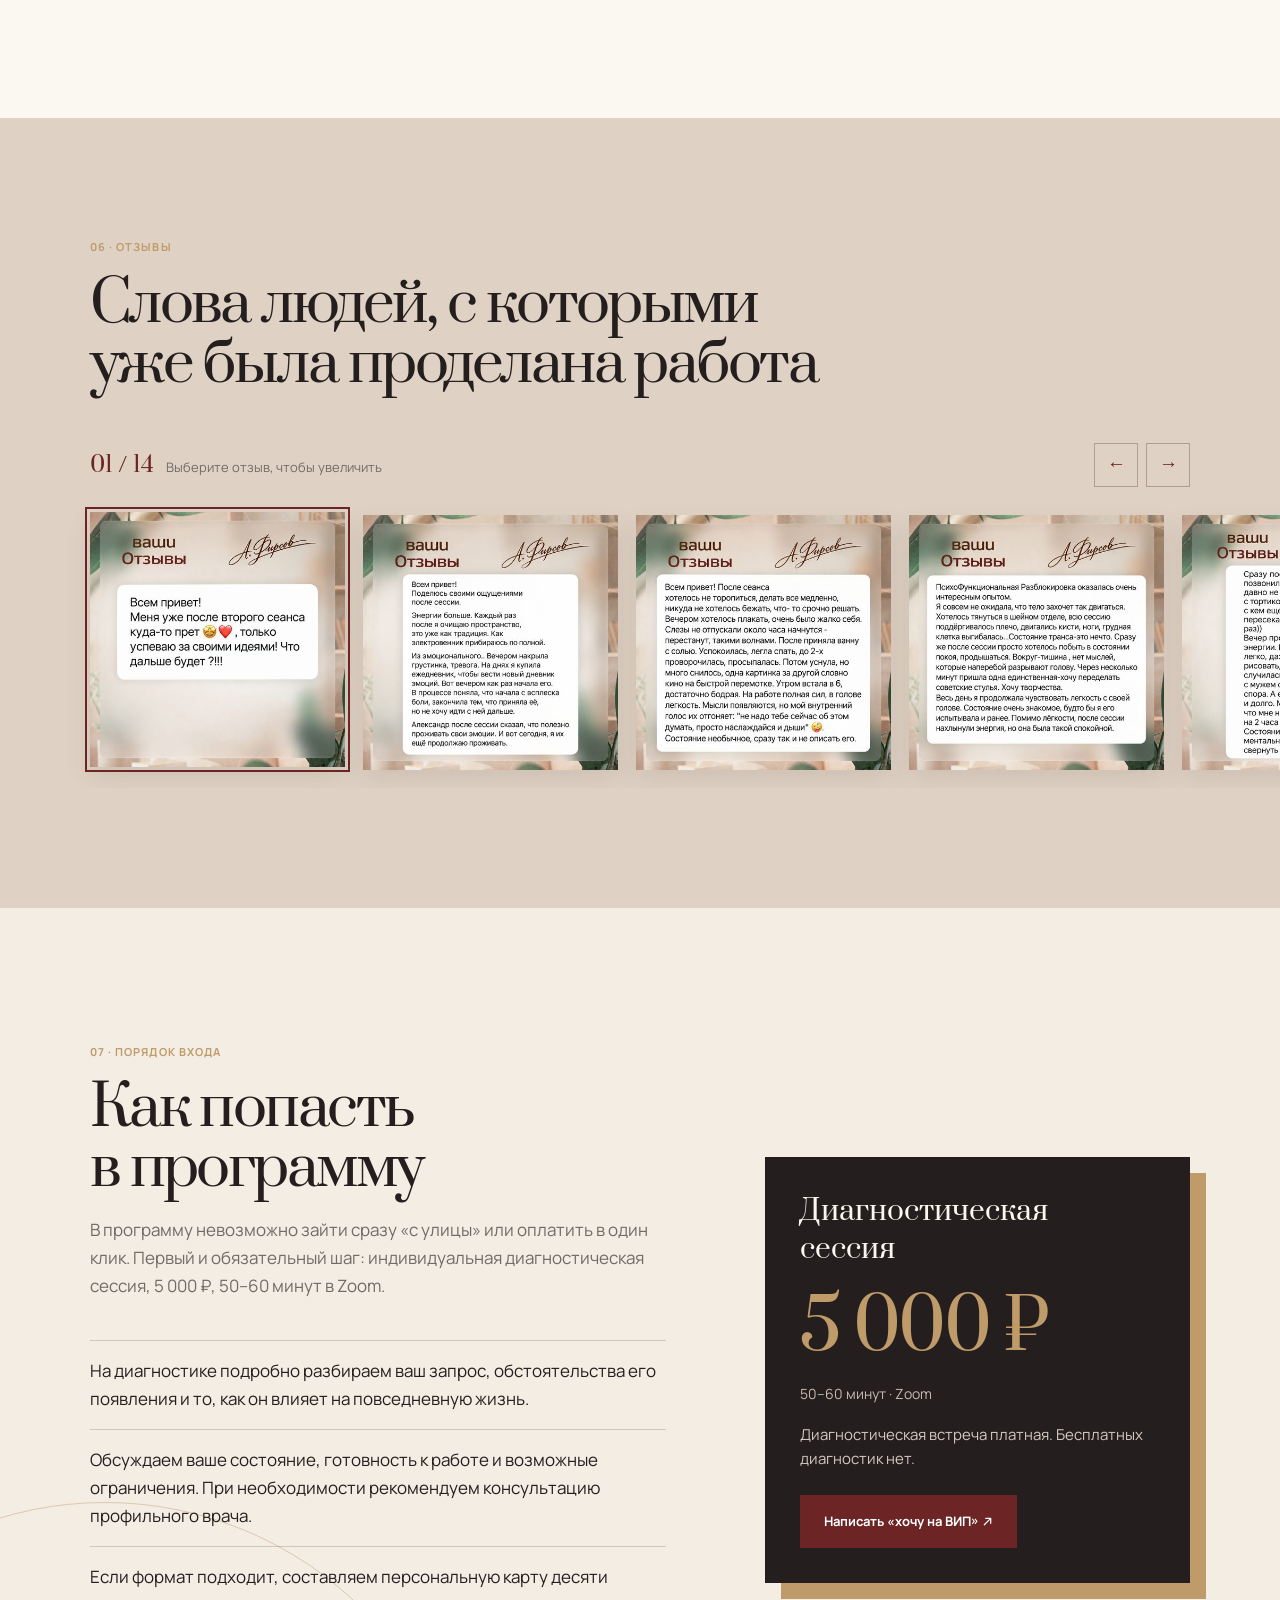
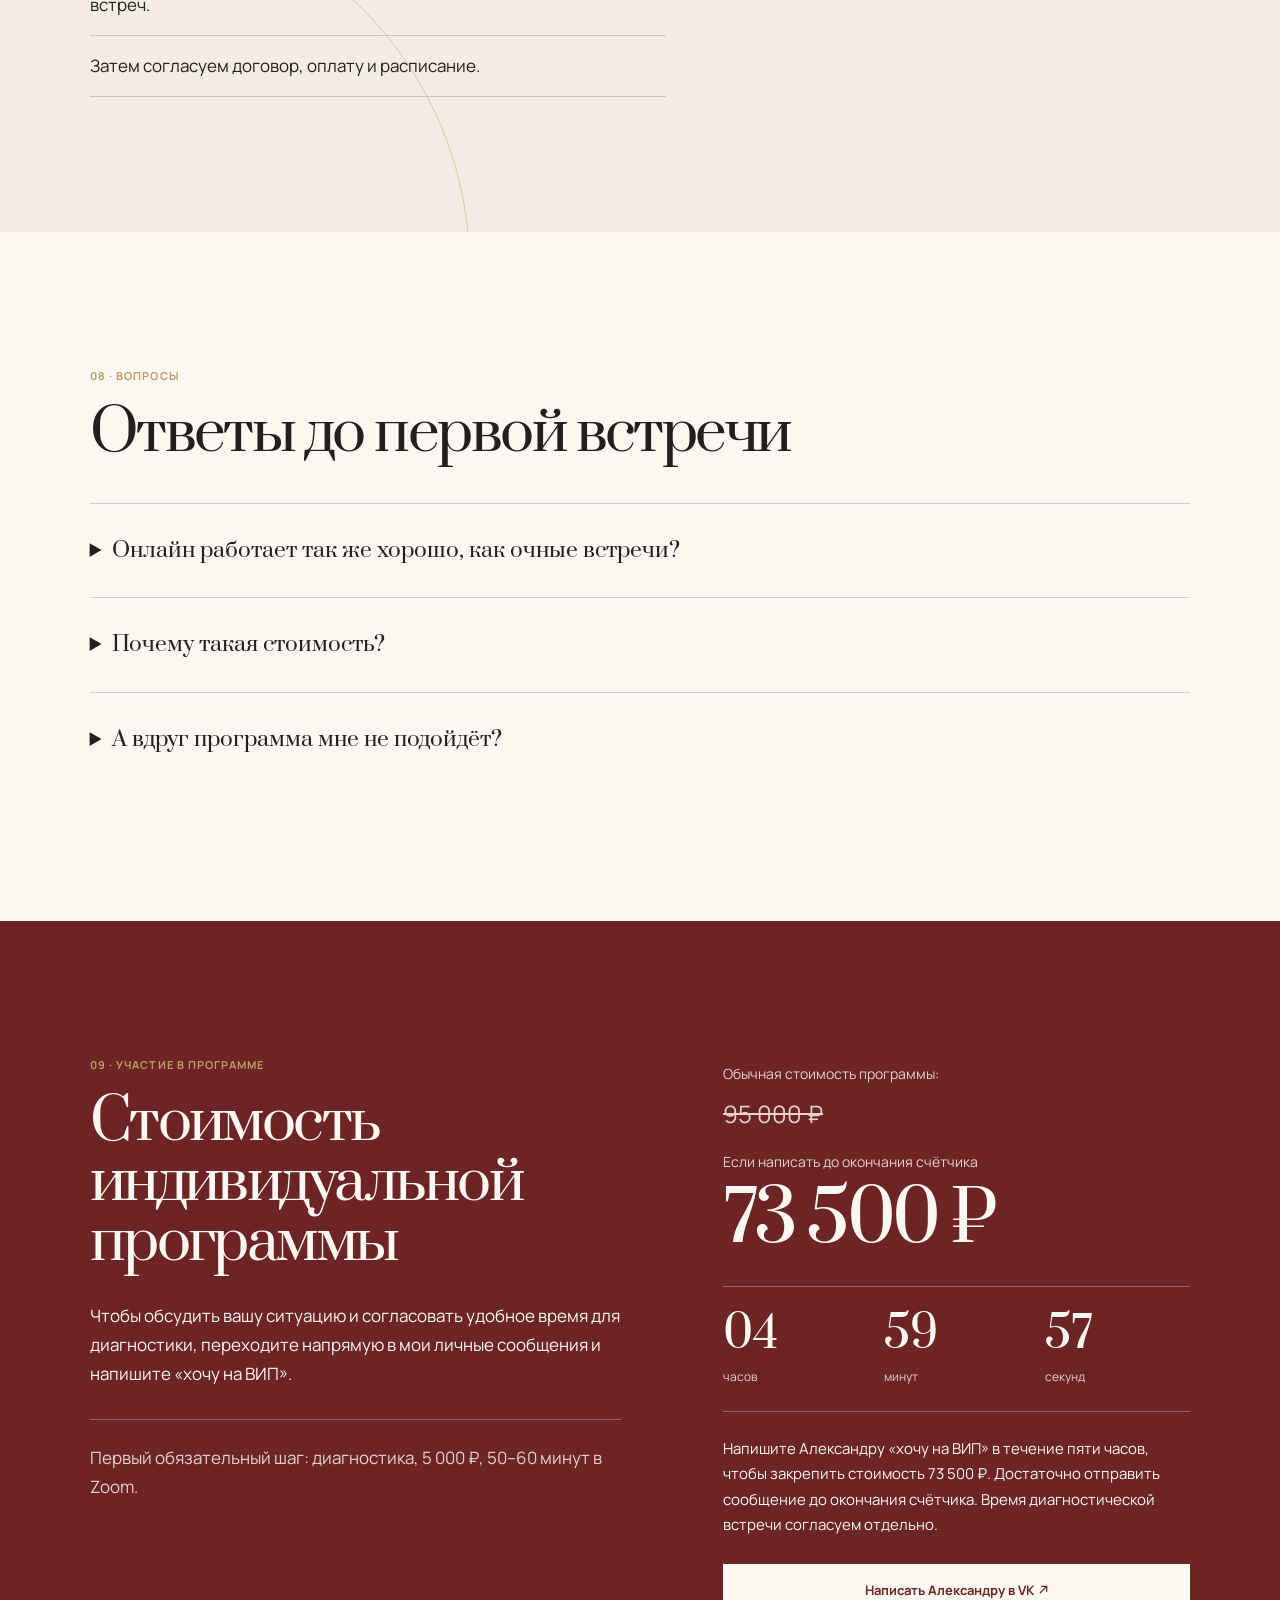
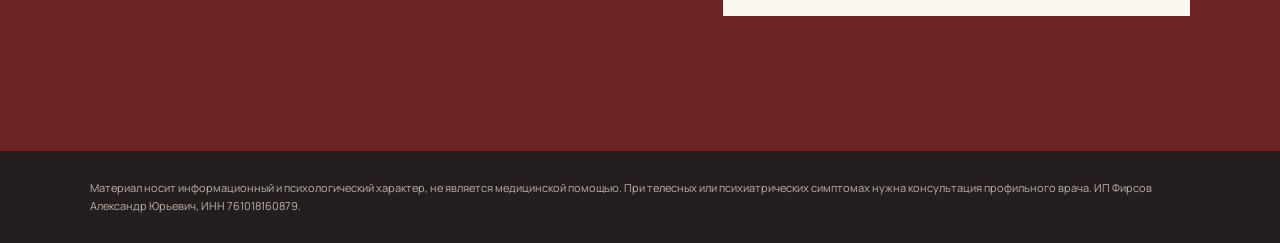
<file: variant.html>
<!doctype html>
<html lang="ru">
<head>
<meta charset="utf-8">
<meta name="viewport" content="width=device-width,initial-scale=1">
<meta name="robots" content="noindex,nofollow">
<meta name="description" content="Индивидуальная программа Александра Фирсова: 10 онлайн-встреч, терапия «Исцеление психики», психофункциональная разблокировка и поддержка между сессиями.">
<title>Программа глубокой перезагрузки: Александр Фирсов</title>
<link rel="preconnect" href="https://fonts.googleapis.com">
<link rel="preconnect" href="https://fonts.gstatic.com" crossorigin>
<link href="https://fonts.googleapis.com/css2?family=Manrope:wght@400;500;600;700&family=Prata&display=swap" rel="stylesheet">
<link rel="stylesheet" href="styles-v2.css">
<link rel="stylesheet" href="styles-v3.css">
<link rel="stylesheet" href="styles-v4.css">
<link rel="stylesheet" href="styles-v5.css">
<link rel="stylesheet" href="styles-v6.css">
</head>
<body>
<a class="skip-link" href="#main">Перейти к содержанию</a>
<header>
<b>Александр Фирсов <small>психолог · телесный терапевт</small>
</b>
<nav>
<a href="#program">Программа</a>
<a href="#science">Подход</a>
<a href="#reviews">Отзывы</a>
</nav>
<a href="https://vk.me/aleksfirs" target="_blank" rel="noreferrer">Написать в VK <svg class="aar" viewBox="0 0 12 12" aria-hidden="true"><path d="M2.5 9.5 9.5 2.5M4 2.5h5.5V8" fill="none" stroke="currentColor" stroke-width="1.3" stroke-linecap="round" stroke-linejoin="round"/></svg></a>
</header>
<main id="main" tabindex="-1">
<section class="hero">
<i class="orbit a">
</i>
<i class="orbit b">
</i>
<div>
<p class="tag hero-kicker">АВТОРСКАЯ VIP-ПРОГРАММА</p>
<h1>Программа<br>глубокой<br>перезагрузки</h1>
<p>Формат для предпринимателей, руководителей и людей с высокой нагрузкой, которые привыкли опираться на факты, ценят время и не готовы годами ходить на еженедельные разговоры.</p>
<p>Здесь соединены два сильнейших метода краткосрочной терапии: переработка эмоционально нагруженного опыта методом билатеральной стимуляции и работа с хроническим телесным напряжением через психофункциональную разблокировку (ПФР).</p>
<a class="button" href="#for-whom">Узнать о программе <svg class="aar" viewBox="0 0 12 12" aria-hidden="true"><path d="M2.5 9.5 9.5 2.5M4 2.5h5.5V8" fill="none" stroke="currentColor" stroke-width="1.3" stroke-linecap="round" stroke-linejoin="round"/></svg></a>
</div>
<figure>
<img src="assets/alexander-firsov-chair.webp" alt="Александр Фирсов в кресле">
<em>психика · тело · внимание</em>
</figure>
</section>
<section id="for-whom" class="intro">
<p class="tag">01 · для кого</p>
<h2>Для кого эта программа</h2>
<p>Мы привыкли держать удар и отвечать за результат. Но однажды система даёт сбой:</p>
<div class="symptoms">
<article><b>Внутреннее выгорание:</b><span>внешне всё стабильно, а внутри пустота и «утром встал — уже устал».</span></article>
<article><b>Раздражительность:</b><span>вспышки гнева на близких или сотрудников по пустякам, ожидание подвоха.</span></article>
<article><b>Ступор перед решениями:</b><span>головой всё понятно, а сделать ключевой шаг мешает внутренний блок.</span></article>
<article><b>Бессонница:</b><span>мысли не выключаются до трёх ночи, прокручивая диалоги, риски и сценарии.</span></article>
<article><b>Психосоматика:</b><span>каменная шея, сжатые челюсти, ком в груди, боли в спине при нормальных анализах.</span></article>
</div>
</section>
<section class="logic">
<p class="tag">02 · понимание и реакции</p>
<div>
<h2>Почему одного понимания <em>бывает недостаточно</em></h2>
<div class="logic-copy">
<p>Можно безупречно понимать логикой, откуда взялась проблема. Но понимание головой не всегда меняет внутреннюю тревогу и привычное мышечное напряжение.</p>
<p>Часть наших реакций возникает автоматически, раньше, чем мы успеваем осмыслить происходящее. При стрессе меняются дыхание, мышечный тонус и работа вегетативной нервной системы.</p>
<div class="words" aria-hidden="true">
<span>бей</span>
<span>беги</span>
<span>замри</span>
</div>
<p>Тело включает защитные реакции «бей, беги или замри». В обычной жизни мы часто сдерживаем импульс и продолжаем действовать. После пережитого стресса напряжение и настороженность могут сохраняться. Поэтому в программе мы работаем с переживаниями и телесными реакциями.</p>
</div>
</div>
</section>
<section id="science" class="science">
<p class="tag">03 · подход</p>
<h2>Научные основания<br>и методы работы</h2>
<div class="methods">
<article>
<div class="method-heading">
<b>01 · ПСИХИКА</b>
<h3>Терапия «Исцеление психики»</h3>
<p class="method-note">Метод билатеральной стимуляции, ДПДГ</p>
</div>
<div class="method-copy">
<p>В работе используется метод билатеральной стимуляции. Протокол ДПДГ разработан Фрэнсин Шапиро в конце 1980-х годов. Это один из наиболее исследованных методов в мировой психотравматологии. Официально рекомендован ВОЗ (руководство 2013 г. «Guidelines for the Management of Conditions Specifically Related to Stress») при последствиях травматического стресса. Эта рекомендация относится к протоколу ДПДГ, а не автоматически ко всей авторской программе.</p>
<p>Во время работы человек обращается к эмоционально нагруженному воспоминанию и одновременно следует за ритмичной стимуляцией. Цель работы: снизить связанный с воспоминанием дистресс. Подробный пересказ травматического события требуется не всегда, но работа может сопровождаться неприятными переживаниями. Темп подбирается индивидуально.</p>
<a href="https://www.who.int/publications/i/item/9789241505406" target="_blank" rel="noreferrer">Рекомендации ВОЗ <svg class="aar" viewBox="0 0 12 12" aria-hidden="true"><path d="M2.5 9.5 9.5 2.5M4 2.5h5.5V8" fill="none" stroke="currentColor" stroke-width="1.3" stroke-linecap="round" stroke-linejoin="round"/></svg></a>
</div>
</article>
<article>
<div class="method-heading">
<b>02 · ВНИМАНИЕ</b>
<h3>Элементы эриксоновского гипноза</h3>
</div>
<div class="method-copy">
<p>Мягкий недирективный формат, связанный с подходом Милтона Эриксона. Работа проходит по согласованию: можно задавать вопросы, сообщать о дискомфорте и остановить сессию.</p>
</div>
</article>
<article>
<div class="method-heading">
<b>03 · ТЕЛО</b>
<h3>Психофункцио&shy;нальная разблокировка</h3>
</div>
<div class="method-copy">
<p>Работа с телесным напряжением, дыханием и привычными реакциями на стресс. В теоретических основаниях подхода используются идеи Ивана Сеченова о рефлекторной природе психических процессов («Рефлексы головного мозга», 1863), Владимира Бехтерева о связи поведения и нервной системы, Пьера Жане о психологическом автоматизме и диссоциации.</p>
</div>
</article>
</div>
<a class="section-link" href="#program">Узнать состав 10 сессий, об Александре и условиях входа <svg class="aar" viewBox="0 0 12 12" aria-hidden="true"><path d="M2.5 9.5 9.5 2.5M4 2.5h5.5V8" fill="none" stroke="currentColor" stroke-width="1.3" stroke-linecap="round" stroke-linejoin="round"/></svg></a>
</section>
<section id="program" class="program">
<p class="tag">04 · 10 сессий онлайн</p>
<div class="program-head">
<h2>Что входит<br>в VIP-программу</h2>
</div>
<p class="program-lead">Это персональный системный цикл из 10 индивидуальных встреч онлайн в Zoom, по 60–90 минут.</p>
<article>
<b>7</b>
<div>
<h3>Сессий терапии «Исцеление психики»</h3>
<p>Работа с психологическими блоками, триггерами, страхами и эмоционально нагруженными воспоминаниями методом билатеральной стимуляции с элементами эриксоновского гипноза. Темп и глубину работы согласуем с учётом вашего состояния.</p>
</div>
</article>
<article>
<b>3</b>
<div>
<h3>Сессии психофункцио&shy;нальной разблокировки</h3>
<p>Работа с телесной составляющей стресса: хроническим мышечным напряжением, дыханием и привычными защитными реакциями. Учимся замечать напряжение и осваиваем способы саморегуляции. Изменения сна и самочувствия отслеживаем индивидуально.</p>
</div>
</article>
<article>
<b>2</b>
<div>
<h3>Авторских аудиопротокола саморегуляции</h3>
<p>Записи остаются у вас после завершения программы, навсегда. Это инструменты для самостоятельной практики на основе обоих методов и освоенных способов саморегуляции.</p>
<p>Если в будущем вы столкнётесь с сильным стрессом, сможете вернуться к записям и знакомым упражнениям. Задача этой практики: лучше замечать своё состояние и иметь способы поддержать себя между встречами и после программы. Аудиопротоколы не заменяют профессиональную помощь, когда она нужна.</p>
</div>
</article>
<article>
<b>∞</b>
<div>
<h3>Личная связь и поддержка между сессиями</h3>
<p>Прямой контакт со мной в мессенджере для калибровки состояния и разбора ситуаций в реальной жизни.</p>
</div>
</article>
</section>
<section class="about">
<div class="about-intro">
<p class="tag">05 · об авторе</p>
<p class="about-name">Александр<br>Фирсов</p>
<h2>Практикующий психолог.</h2>
<p class="about-description">Более 8 000 часов работы с людьми: индивидуальная практика, телесная терапия, группы, индивидуальная терапия.</p>
</div>
<div class="about-details">
<blockquote><span>Главный принцип:</span>каждый метод я сначала лично прожил на себе и убедился в его силе.</blockquote>
<div class="about-credentials" aria-label="Образование и квалификация">
<p class="about-credentials-label">Образование и квалификация</p>
<article><b>01</b><p><strong>Диплом о профессиональной переподготовке по практической психологии,</strong>Национальная академия ДПО.</p></article>
<article><b>02</b><p><strong>Повышение квалификации по методу билатеральной стимуляции,</strong>Академия краткосрочной стратегической психотерапии.</p></article>
<article><b>03</b><p><strong>Квалификация по психофункциональной разблокировке,</strong>Институт ДПО «Центр современных психотехнологий».</p></article>
</div>
</div>
</section>
<section id="reviews" class="reviews">
<p class="tag">06 · отзывы</p>
<h2>Слова людей, с которыми уже была проделана работа</h2>
<div class="review-gallery" data-review-gallery>
<div class="review-toolbar">
<p><b data-review-count>01 / 14</b> Выберите отзыв, чтобы увеличить</p>
<div><button class="review-nav" type="button" data-review-direction="prev" aria-label="Предыдущий отзыв">←</button><button class="review-nav" type="button" data-review-direction="next" aria-label="Следующий отзыв">→</button></div>
</div>
<div class="review-viewport">
<div class="review-thumbs" role="tablist" aria-label="Отзывы клиентов">
<button class="review-thumb is-active" type="button" role="tab" aria-label="Отзыв 1" aria-selected="true" data-review-src="assets/reviews/f01.jpg" data-review-alt="Отзыв 1"><img src="assets/reviews/t01.jpg" alt=""></button>
<button class="review-thumb" type="button" role="tab" aria-label="Отзыв 2" aria-selected="false" data-review-src="assets/reviews/f02.jpg" data-review-alt="Отзыв 2"><img src="assets/reviews/t02.jpg" alt=""></button>
<button class="review-thumb" type="button" role="tab" aria-label="Отзыв 3" aria-selected="false" data-review-src="assets/reviews/f03.jpg" data-review-alt="Отзыв 3"><img src="assets/reviews/t03.jpg" alt=""></button>
<button class="review-thumb" type="button" role="tab" aria-label="Отзыв 4" aria-selected="false" data-review-src="assets/reviews/f04.jpg" data-review-alt="Отзыв 4"><img src="assets/reviews/t04.jpg" alt=""></button>
<button class="review-thumb" type="button" role="tab" aria-label="Отзыв 5" aria-selected="false" data-review-src="assets/reviews/f05.jpg" data-review-alt="Отзыв 5"><img src="assets/reviews/t05.jpg" alt=""></button>
<button class="review-thumb" type="button" role="tab" aria-label="Отзыв 6" aria-selected="false" data-review-src="assets/reviews/f06.jpg" data-review-alt="Отзыв 6"><img src="assets/reviews/t06.jpg" alt=""></button>
<button class="review-thumb" type="button" role="tab" aria-label="Отзыв 7" aria-selected="false" data-review-src="assets/reviews/f07.jpg" data-review-alt="Отзыв 7"><img src="assets/reviews/t07.jpg" alt=""></button>
<button class="review-thumb" type="button" role="tab" aria-label="Отзыв 8" aria-selected="false" data-review-src="assets/reviews/f08.jpg" data-review-alt="Отзыв 8"><img src="assets/reviews/t08.jpg" alt=""></button>
<button class="review-thumb" type="button" role="tab" aria-label="Отзыв 9" aria-selected="false" data-review-src="assets/reviews/f09.jpg" data-review-alt="Отзыв 9"><img src="assets/reviews/t09.jpg" alt=""></button>
<button class="review-thumb" type="button" role="tab" aria-label="Отзыв 10" aria-selected="false" data-review-src="assets/reviews/f10.jpg" data-review-alt="Отзыв 10"><img src="assets/reviews/t10.jpg" alt=""></button>
<button class="review-thumb" type="button" role="tab" aria-label="Отзыв 11" aria-selected="false" data-review-src="assets/reviews/f11.jpg" data-review-alt="Отзыв 11"><img src="assets/reviews/t11.jpg" alt=""></button>
<button class="review-thumb" type="button" role="tab" aria-label="Отзыв 12" aria-selected="false" data-review-src="assets/reviews/f12.jpg" data-review-alt="Отзыв 12"><img src="assets/reviews/t12.jpg" alt=""></button>
<button class="review-thumb" type="button" role="tab" aria-label="Отзыв 13" aria-selected="false" data-review-src="assets/reviews/f13.jpg" data-review-alt="Отзыв 13"><img src="assets/reviews/t13.jpg" alt=""></button>
<button class="review-thumb" type="button" role="tab" aria-label="Отзыв 14" aria-selected="false" data-review-src="assets/reviews/f14.jpg" data-review-alt="Отзыв 14"><img src="assets/reviews/t14.jpg" alt=""></button>
</div>
</div>
</div>
<dialog class="review-dialog" data-review-dialog aria-label="Увеличенный отзыв">
<button class="review-dialog-close" type="button" data-review-close aria-label="Закрыть">×</button>
<button class="review-dialog-nav previous" type="button" data-review-direction="prev" aria-label="Предыдущий отзыв">←</button>
<img data-review-dialog-image src="assets/reviews/f01.jpg" alt="Отзыв 1">
<button class="review-dialog-nav next" type="button" data-review-direction="next" aria-label="Следующий отзыв">→</button>
</dialog>
</section>
<section class="entry">
<i class="orbit">
</i>
<div>
<p class="tag">07 · порядок входа</p>
<h2>Как попасть<br>в программу</h2>
<p>В программу невозможно зайти сразу «с улицы» или оплатить в один клик. Первый и обязательный шаг: индивидуальная диагностическая сессия, 5 000 ₽, 50–60 минут в Zoom.</p>
<ol>
<li>На диагностике подробно разбираем ваш запрос, обстоятельства его появления и то, как он влияет на повседневную жизнь.</li>
<li>Обсуждаем ваше состояние, готовность к работе и возможные ограничения. При необходимости рекомендуем консультацию профильного врача.</li>
<li>Если формат подходит, составляем персональную карту десяти встреч.</li>
<li>Затем согласуем договор, оплату и расписание.</li>
</ol>
</div>
<aside>
<strong>Диагностическая<br>сессия</strong>
<span>5 000 ₽</span>
<small>50–60 минут · Zoom</small>
<p>Диагностическая встреча платная. Бесплатных диагностик нет.</p>
<a class="button dark" href="https://vk.me/aleksfirs" target="_blank" rel="noreferrer">Написать «хочу на ВИП» <svg class="aar" viewBox="0 0 12 12" aria-hidden="true"><path d="M2.5 9.5 9.5 2.5M4 2.5h5.5V8" fill="none" stroke="currentColor" stroke-width="1.3" stroke-linecap="round" stroke-linejoin="round"/></svg></a>
</aside>
</section>
<section class="faq">
<p class="tag">08 · вопросы</p>
<h2>Ответы до первой встречи</h2>
<details>
<summary>Онлайн работает так же хорошо, как очные встречи?</summary>
<p>Онлайн-формат сам по себе не означает менее эффективную работу. Для ряда исследованных методов психотерапии результаты видеосессий сопоставимы с очными встречами.</p>
<p>В нашей программе мы работаем индивидуально, в реальном времени: я вижу и слышу вас, мы обсуждаем переживания и отслеживаем состояние. Не нужно тратить время на дорогу. На диагностике определяем, подходит ли дистанционный формат вашему запросу.</p>
<a class="section-link" href="https://pubmed.ncbi.nlm.nih.gov/38254285/" target="_blank" rel="noreferrer">Обзор исследований видеосессий <svg class="aar" viewBox="0 0 12 12" aria-hidden="true"><path d="M2.5 9.5 9.5 2.5M4 2.5h5.5V8" fill="none" stroke="currentColor" stroke-width="1.3" stroke-linecap="round" stroke-linejoin="round"/></svg></a>
</details>
<details>
<summary>Почему такая стоимость?</summary>
<p>Программа для тех, кто не хочет годами ходить на еженедельные разговоры и ищет краткосрочный формат работы со своим запросом.</p>
<p>Десять индивидуальных встреч объединяют переработку эмоционально нагруженного опыта и работу с телесным напряжением. Между сессиями сохраняется личная поддержка, а два аудиопротокола остаются у вас навсегда для самостоятельной практики.</p>
</details>
<details>
<summary>А вдруг программа мне не подойдёт?</summary>
<p>Поэтому первый обязательный шаг: диагностическая встреча, 5 000 ₽, 50–60 минут в Zoom. Подробно разбираем запрос, обсуждаем состояние, готовность к работе и возможные ограничения. До оплаты программы определяем, подходит ли этот формат. Если подходит, составляем персональную карту встреч и согласуем договор.</p>
</details>
</section>
<section id="offer" class="final offer" data-offer data-offer-state="fallback" aria-labelledby="offer-title">
<div class="offer-copy">
<p class="tag">09 · участие в программе</p>
<h2 id="offer-title">Стоимость индивидуальной программы</h2>
<p>Чтобы обсудить вашу ситуацию и согласовать удобное время для диагностики, переходите напрямую в мои личные сообщения и напишите «хочу на ВИП».</p>
<p class="offer-diagnostic">Первый обязательный шаг: диагностика, 5 000 ₽, 50–60 минут в Zoom.</p>
</div>
<div class="offer-details">
<p class="offer-regular" data-offer-regular><span>Обычная стоимость программы:</span><strong>95 000 ₽</strong></p>
<div class="offer-discount" data-offer-discount hidden><span>Если написать до окончания счётчика</span><strong>73 500 ₽</strong></div>
<div class="offer-clock" data-offer-clock hidden role="timer" aria-live="off" aria-label="Оставшееся время персонального предложения">
<div><b data-offer-hours>--</b><span>часов</span></div>
<div><b data-offer-minutes>--</b><span>минут</span></div>
<div><b data-offer-seconds>--</b><span>секунд</span></div>
</div>
<p class="offer-terms" data-offer-terms hidden>Напишите Александру «хочу на ВИП» в течение пяти часов, чтобы закрепить стоимость 73 500 ₽. Достаточно отправить сообщение до окончания счётчика. Время диагностической встречи согласуем отдельно.</p>
<p class="offer-status" data-offer-status role="status" aria-live="polite">Условия персонального предложения можно уточнить в личных сообщениях.</p>
<a class="button" href="https://vk.me/aleksfirs" target="_blank" rel="noreferrer" data-offer-contact>Написать Александру в VK <svg class="aar" viewBox="0 0 12 12" aria-hidden="true"><path d="M2.5 9.5 9.5 2.5M4 2.5h5.5V8" fill="none" stroke="currentColor" stroke-width="1.3" stroke-linecap="round" stroke-linejoin="round"/></svg></a>
</div>
</section>
</main>
<aside class="ask" data-ask hidden aria-label="Связаться с Александром">
<p>Есть вопросы?</p>
<a href="https://vk.me/aleksfirs" target="_blank" rel="noreferrer">Написать в VK <svg class="aar" viewBox="0 0 12 12" aria-hidden="true"><path d="M2.5 9.5 9.5 2.5M4 2.5h5.5V8" fill="none" stroke="currentColor" stroke-width="1.3" stroke-linecap="round" stroke-linejoin="round"/></svg></a>
<button class="ask-close" type="button" data-ask-close aria-label="Скрыть">×</button>
</aside>
<footer>Материал носит информационный и психологический характер, не является медицинской помощью. При телесных или психиатрических симптомах нужна консультация профильного врача. ИП Фирсов Александр Юрьевич, ИНН 761018160879.</footer>
<script src="reviews.js" defer></script>
<script src="ask-widget.js" defer></script>
<script src="offer-countdown.js" defer></script>
</body>
</html>
</file>
<file: styles-v2.css>
:root{--wine:#6c2424;--cream:#f3ede4;--ivory:#fbf8f2;--ink:#241f1e;--gold:#be9b68;--muted:#746a65;--line:rgba(36,31,30,.18);--serif:Prata,Georgia,serif;--sans:Manrope,Arial,sans-serif}*{box-sizing:border-box}body{margin:0;background:var(--cream);color:var(--ink);font:16px/1.6 var(--sans)}a{color:inherit}header{height:74px;display:flex;align-items:center;justify-content:space-between;gap:20px;padding:0 6vw;background:var(--cream);border-bottom:1px solid var(--line);font-size:12px}header b small{display:block;color:var(--wine);font-weight:500}nav{display:flex;gap:22px}nav a,header>a{text-decoration:none}header>a{color:var(--wine);font-weight:700}.hero{position:relative;isolation:isolate;overflow:hidden;display:grid;grid-template-columns:1.1fr .9fr;min-height:820px;padding:115px 7vw 45px;background:var(--ink);color:var(--cream)}.hero:before{content:"";position:absolute;inset:0;z-index:-1;background:radial-gradient(circle at 76% 42%,var(--wine),transparent 35%)}.tag{margin:0 0 18px;color:var(--gold);font-size:11px;font-weight:700;letter-spacing:.1em;text-transform:uppercase}h1,h2,h3{font-family:var(--serif);font-weight:400;line-height:1.07;letter-spacing:-.045em}h1{max-width:750px;margin:0 0 20px;font-size:clamp(50px,5.7vw,92px)}h2{margin:0;font-size:clamp(39px,4.4vw,70px)}h2 em{color:var(--wine);font-style:normal}.hero p:not(.tag){max-width:570px;font-size:18px;color:#d9cdc4}.facts{display:flex;gap:28px;margin:30px 0}.facts b{font-size:20px}.facts small{display:block;color:#c8bab1;font-size:11px;font-weight:500}.button{display:inline-block;padding:16px 24px;background:var(--ivory);color:var(--wine);font-size:13px;font-weight:700;text-decoration:none;transition:transform .25s}.button:hover{transform:translateY(-3px)}.hero>div small{display:block;margin-top:12px;color:#c8bab1;font-size:11px}.hero figure{position:relative;margin:0;height:655px}.hero figure img{position:absolute;right:0;bottom:-48px;height:110%;max-width:100%;object-fit:contain;filter:drop-shadow(0 28px 25px rgba(0,0,0,.38))}.hero figure span{position:absolute;z-index:-1;right:0;bottom:-90px;color:rgba(243,237,228,.07);font:55vw/.7 var(--serif)}.hero figure em{position:absolute;right:0;top:46%;writing-mode:vertical-rl;color:var(--gold);font-size:10px;font-style:normal;letter-spacing:.16em}.orbit{position:absolute;border:1px solid rgba(190,155,104,.45);border-radius:50%;pointer-events:none}.hero .a{width:580px;height:580px;right:-120px;top:-190px;animation:orbit 18s linear infinite}.hero .b{width:330px;height:330px;right:22%;bottom:-160px;animation:orbit 12s linear reverse infinite}@keyframes orbit{to{transform:rotate(360deg)}}.intro,.science,.about,.entry,.faq,.final{padding:135px 7vw}.intro{background:var(--ivory)}.intro>p:not(.tag){max-width:680px;margin:34px 0;color:var(--muted);font-size:18px}.symptoms{border-top:1px solid var(--line)}.symptoms article{display:grid;grid-template-columns:330px 1fr;gap:30px;padding:24px 0;border-bottom:1px solid var(--line);color:var(--muted);transition:transform .25s}.symptoms article:hover{transform:translateX(12px)}.symptoms b{color:var(--ink);font-size:17px}.logic{padding:130px 7vw;background:var(--wine);color:var(--ivory)}.logic>div{display:grid;grid-template-columns:1fr 1fr;gap:9%;max-width:1300px;margin:auto}.logic h2 em{color:var(--gold)}.logic p:not(.tag){color:#eddbd0}.words{display:flex;gap:18px;margin:42px 0;padding:16px 0;border-block:1px solid rgba(255,255,255,.3);color:var(--gold);font:29px var(--serif)}.science{display:grid;grid-template-columns:1fr}.science h2{max-width:850px}.methods{display:grid;grid-template-columns:repeat(3,1fr);gap:22px;margin-top:58px}.methods article{min-height:315px;padding:28px;background:var(--ivory);border-top:4px solid var(--wine)}.methods b{color:var(--wine);font-size:12px}.methods h3{font-size:26px}.methods p{color:var(--muted);font-size:14px}.methods a{color:var(--wine);font-size:12px;font-weight:700}.program{padding:125px 7vw;background:var(--ink);color:var(--cream)}.program-head{display:flex;justify-content:space-between;gap:30px;align-items:end}.price-card{} .program aside{min-width:255px;padding:22px;border:1px solid var(--gold);font-size:12px;color:var(--gold)}.program aside strong,.program aside small{display:block}.program aside strong{font:40px var(--serif);color:var(--cream)}.program aside small{color:#c8bab1}.program article{display:grid;grid-template-columns:155px 1fr;gap:30px;max-width:1250px;padding:29px 0;border-bottom:1px solid rgba(255,255,255,.22)}.program article:first-of-type{margin-top:65px;border-top:1px solid rgba(255,255,255,.22)}.program article>b{color:var(--gold);font:85px/.7 var(--serif)}.program h3{margin:0 0 9px;font-size:28px}.program article p{max-width:700px;margin:0;color:#d5c8c0}.about{display:grid;grid-template-columns:1fr 1fr;gap:10%;background:var(--ivory)}.about>div:first-child>p:not(.tag){max-width:540px;color:var(--muted)}blockquote{max-width:500px;margin:42px 0 0;padding-left:20px;border-left:2px solid var(--gold);font:21px/1.45 var(--serif)}.about>div:last-child{align-self:end}.about>div:last-child p{display:grid;grid-template-columns:115px 1fr;gap:18px;padding:22px 0;margin:0;border-top:1px solid var(--line);font-size:14px}.about b{color:var(--wine);font-size:11px}.reviews{padding:120px 0;overflow:hidden;background:#dfd2c5}.reviews>.tag,.reviews>h2{margin-left:7vw}.reviews h2{max-width:750px}.rail{display:flex;gap:20px;width:max-content;margin-top:48px;animation:rail 80s linear infinite}.rail:hover{animation-play-state:paused}.rail img{width:270px;height:270px;object-fit:cover;border:1px solid var(--line);box-shadow:8px 8px 0 rgba(108,36,36,.22)}@keyframes rail{to{transform:translateX(-25%)}}.entry{position:relative;isolation:isolate;overflow:hidden;display:grid;grid-template-columns:1.15fr .85fr;gap:9%}.entry>div{z-index:1}.entry>div>p:not(.tag){max-width:640px;color:var(--muted)}.entry ol{margin:40px 0 0;padding:0;list-style:none;border-top:1px solid var(--line)}.entry li{padding:16px 0;border-bottom:1px solid var(--line);font-size:14px}.entry aside{z-index:1;align-self:center;padding:35px;background:var(--ink);color:var(--ivory);box-shadow:16px 16px var(--gold)}.entry aside span,.entry aside strong,.entry aside small{display:block}.entry aside span{color:var(--gold);font:135px/.75 var(--serif)}.entry aside strong{margin:20px 0;font:28px var(--serif)}.entry aside small{margin-bottom:28px;color:#c8bab1}.dark{background:var(--wine);color:#fff}.entry .orbit{width:730px;height:730px;left:-260px;bottom:-400px;animation:orbit 20s linear infinite}.faq{background:var(--ivory)}.faq h2{margin-bottom:40px}.faq details{max-width:960px;padding:20px 0;border-top:1px solid var(--line)}summary{cursor:pointer;font:21px var(--serif)}details p{color:var(--muted)}.final{background:var(--wine);color:var(--ivory);text-align:center}.final h2{font-size:clamp(42px,5vw,77px)}.final>p:not(.tag){max-width:600px;margin:28px auto}footer{padding:28px 7vw;background:var(--ink);color:#bfb0a6;font-size:11px}@media(max-width:800px){header{height:auto;padding:15px 20px}nav{display:none}.hero{grid-template-columns:1fr;min-height:0;padding:65px 20px 0}.hero figure{height:500px}.hero figure img{right:50%;transform:translateX(50%)}h1{font-size:52px}.intro,.science,.about,.entry,.faq,.final,.logic,.program{padding:80px 20px}.symptoms article,.logic>div,.about,.entry{grid-template-columns:1fr;gap:8px}.methods{grid-template-columns:1fr}.program-head{display:block}.program aside{margin-top:34px}.program article{grid-template-columns:65px 1fr;gap:14px}.program article>b{font-size:55px}.reviews{padding:75px 0}.reviews>.tag,.reviews>h2{margin-left:20px}.rail img{width:225px;height:225px}.entry aside{margin-top:35px;box-shadow:10px 10px var(--gold)}}@media(prefers-reduced-motion:reduce){*{animation-duration:.01ms!important;transition:none!important}}
</file>
<file: styles-v3.css>
/* Revision 3: real seated portrait + editorial "logic" section. */
.hero figure {
  align-self:stretch;
  min-height:655px;
  overflow:visible;
  isolation:isolate;
  z-index:2;
  border-left:0;
  background:transparent;
}

.hero figure::before {
  content:"";
  position:absolute;
  inset:10% -4% 80px 9%;
  z-index:0;
  pointer-events:none;
  border:0;
  border-radius:52% 52% 0 0;
  background:radial-gradient(ellipse at 50% 38%,rgba(129,52,53,.7),rgba(42,31,29,.18) 62%,transparent 73%);
}

.hero figure::after {
  content:"";
  position:absolute;
  z-index:1;
  inset:10% -4% 80px 9%;
  pointer-events:none;
  border:1px solid rgba(190,155,104,.28);
  border-radius:52% 52% 0 0;
}

.hero figure img {
  position:absolute;
  inset:auto -4% 80px auto;
  z-index:2;
  width:auto;
  height:102%;
  max-width:110%;
  object-fit:contain;
  object-position:right bottom;
  transform:none;
  filter:drop-shadow(0 28px 26px rgba(0,0,0,.32));
}

.hero .hero-kicker {
  display:table;
  margin-bottom:12px;
  padding:9px 18px;
  border-radius:999px;
  background:linear-gradient(110deg,#cf9666,#f0c58e);
  color:var(--ink);
  font-size:13px;
  font-weight:700;
  letter-spacing:.02em;
}

.hero h1 {
  max-width:700px;
  margin:0;
  font-family:var(--serif);
  font-size:clamp(46px,4.7vw,72px);
  font-weight:400;
  line-height:1.01;
  letter-spacing:-.045em;
}

.hero h1 + p {
  max-width:660px;
  margin-top:18px;
  font-size:18px;
  line-height:1.38;
}

.hero h1 + p strong { color:#e9c59c; }

.hero figure em {
  z-index:5;
  right:18px;
  top:auto;
  bottom:105px;
  color:rgba(249,244,236,.72);
}

.hero .orbit { z-index:3; opacity:.56; }

.logic {
  position:relative;
  overflow:hidden;
  background:#e1d6ca;
  color:var(--ink);
}

.logic::before {
  content:"";
  position:absolute;
  width:min(68vw,930px);
  aspect-ratio:1;
  border:1px solid rgba(101,29,36,.22);
  border-radius:50%;
  right:-19vw;
  top:50%;
  transform:translateY(-50%);
}

.logic::after {
  content:"02";
  position:absolute;
  right:7vw;
  bottom:-.18em;
  color:rgba(101,29,36,.09);
  font:clamp(180px,29vw,460px)/.7 var(--serif);
  pointer-events:none;
}

.logic > .tag,
.logic > div { position:relative; z-index:1; }

.logic > div {
  grid-template-columns:.72fr 1.28fr;
  gap:12%;
}

.logic h2 { max-width:650px; }
.logic h2 em { color:var(--wine); }
.logic p:not(.tag) { color:#5f514c; max-width:600px; }

.words {
  width:max-content;
  gap:24px;
  margin:44px 0;
  padding:16px 0;
  border-color:rgba(56,43,40,.23);
  color:var(--wine);
}

@media(max-width:800px) {
  .hero figure {
    min-height:440px;
    height:440px;
    margin-inline:-20px;
    border-left:0;
    overflow:hidden;
  }

  .hero figure img {
    inset:auto -4% 0 auto;
    width:auto;
    height:111%;
    max-width:none;
    transform:none;
    object-position:right bottom;
  }

  .hero .hero-kicker { margin-bottom:10px; padding:8px 14px; font-size:11px; }
  .hero h1 { font-size:49px; letter-spacing:-.045em; }
  .hero h1 + p { margin-top:16px; font-size:16px; }

  .hero figure em { bottom:17px; right:20px; }
  .hero figure::before { bottom:0; }
  .hero figure::after { display:none; }
  .logic::before { width:115vw; right:-48vw; top:60%; }
  .logic::after { right:-.06em; }
  .logic > div { grid-template-columns:1fr; gap:10px; }
  .words { width:auto; justify-content:space-between; gap:0; }
}
</file>
<file: styles-v4.css>
.hero .orbit { z-index:1; }
.hero > div { position:relative; z-index:2; }
.reviews { padding:120px 7vw; overflow:hidden; }
.reviews > .tag,.reviews > h2 { margin-left:0; }
.review-gallery { margin-top:52px; }
.review-stage { display:grid; grid-template-columns:56px minmax(0,480px) 56px; align-items:center; justify-content:center; gap:22px; }
.review-focus { position:relative; padding:0; border:0; background:transparent; cursor:zoom-in; }
.review-focus img { display:block; width:100%; aspect-ratio:1; object-fit:cover; border:1px solid rgba(93,65,56,.22); box-shadow:14px 14px 0 rgba(108,36,36,.2); }
.review-focus span { position:absolute; right:14px; bottom:14px; padding:9px 12px; background:rgba(34,27,25,.9); color:var(--cream); font-size:11px; opacity:0; transform:translateY(4px); transition:opacity .2s,transform .2s; }
.review-focus:hover span,.review-focus:focus-visible span { opacity:1; transform:translateY(0); }
.review-nav,.review-dialog-nav,.review-dialog-close { display:grid; place-items:center; border:1px solid rgba(93,65,56,.35); background:transparent; color:var(--wine); cursor:pointer; transition:background .2s,color .2s,transform .2s; }
.review-nav { width:52px; height:52px; border-radius:50%; font:26px/1 var(--serif); }
.review-nav:hover,.review-nav:focus-visible,.review-dialog-nav:hover,.review-dialog-close:hover { background:var(--wine); color:var(--ivory); transform:translateY(-2px); }
.review-pagination { display:flex; align-items:baseline; justify-content:center; gap:18px; margin:26px 0 22px; color:var(--muted); }
.review-pagination b { color:var(--wine); font:22px var(--serif); }
.review-pagination p { margin:0; font-size:13px; }
.review-thumbs { display:grid; grid-template-columns:repeat(7,minmax(0,1fr)); gap:10px; max-width:980px; margin:auto; }
.review-thumb { padding:0; border:1px solid transparent; background:transparent; cursor:pointer; opacity:.55; transition:opacity .2s,transform .2s,border-color .2s; }
.review-thumb img { display:block; width:100%; aspect-ratio:1; object-fit:cover; }
.review-thumb:hover,.review-thumb:focus-visible,.review-thumb.is-active { opacity:1; transform:translateY(-3px); border-color:var(--wine); }
.review-dialog { width:min(88vw,760px); max-height:90vh; padding:32px 74px; overflow:visible; border:1px solid rgba(241,234,225,.45); background:var(--ink); box-shadow:0 32px 100px rgba(0,0,0,.55); }
.review-dialog::backdrop { background:rgba(25,19,18,.82); backdrop-filter:blur(5px); }
.review-dialog img { display:block; width:auto; max-width:100%; max-height:76vh; margin:auto; object-fit:contain; }
.review-dialog-close { position:absolute; top:12px; right:12px; width:36px; height:36px; color:var(--cream); border-color:rgba(241,234,225,.45); font:28px/1 var(--sans); }
.review-dialog-nav { position:absolute; top:50%; width:46px; height:46px; margin-top:-23px; color:var(--cream); border-color:rgba(241,234,225,.45); font:26px/1 var(--serif); }
.review-dialog-nav.previous { left:14px; }
.review-dialog-nav.next { right:14px; }
@media(max-width:800px) {
  .reviews { padding:80px 20px; }
  .review-stage { grid-template-columns:42px minmax(0,1fr) 42px; gap:10px; }
  .review-nav { width:38px; height:38px; font-size:21px; }
  .review-pagination { margin:20px 0 16px; gap:10px; }
  .review-pagination p { font-size:11px; }
  .review-thumbs { grid-template-columns:repeat(4,minmax(0,1fr)); gap:8px; }
  .review-dialog { width:94vw; padding:24px 48px; }
  .review-dialog img { max-height:72vh; }
  .review-dialog-nav { width:36px; height:36px; margin-top:-18px; }
  .review-dialog-nav.previous { left:6px; }
  .review-dialog-nav.next { right:6px; }
}

/* Horizontal manual strip — intentionally static until a visitor clicks. */
.review-gallery { margin-top:48px; }
.review-toolbar { display:flex; align-items:center; justify-content:space-between; gap:24px; max-width:1120px; margin:0 auto 18px; }
.review-toolbar p { margin:0; color:var(--muted); font-size:13px; }
.review-toolbar p b { margin-right:9px; color:var(--wine); font:22px var(--serif); }
.review-toolbar > div { display:flex; gap:8px; }
.review-toolbar .review-nav { width:34px; height:34px; border-radius:0; font-size:19px; }
.review-viewport { margin:0 -7vw; overflow:hidden; }
.review-thumbs { display:flex; gap:18px; max-width:none; margin:0; padding:4px 7vw 18px; overflow-x:auto; scroll-snap-type:x mandatory; scrollbar-width:none; }
.review-thumbs::-webkit-scrollbar { display:none; }
.review-thumb { flex:0 0 min(20vw,255px); padding:0; border:0; border-radius:16px; opacity:1; overflow:hidden; scroll-snap-align:start; box-shadow:0 10px 24px rgba(70,42,35,.11); }
.review-thumb img { border-radius:15px; }
.review-thumb:hover,.review-thumb:focus-visible,.review-thumb.is-active { border:0; outline:2px solid var(--wine); outline-offset:3px; opacity:1; transform:translateY(-3px); }

@media(max-width:800px) {
  .review-toolbar { align-items:flex-end; margin-bottom:14px; }
  .review-toolbar p { max-width:190px; font-size:11px; }
  .review-toolbar p b { display:block; margin:0 0 2px; font-size:19px; }
  .review-viewport { margin:0 -20px; }
  .review-thumbs { gap:12px; padding:4px 20px 16px; }
  .review-thumb { flex-basis:68vw; border-radius:14px; }
  .review-thumb img { border-radius:13px; }
}
</file>
<file: styles-v5.css>
/* Pass 05: author dossier and square, manual review strip. */
.about {
  display:grid;
  grid-template-columns:minmax(0,.88fr) minmax(0,1.12fr);
  gap:clamp(48px,8vw,148px);
  align-items:start;
  padding:clamp(96px,10vw,152px) 7vw;
}
.about-intro { max-width:540px; }
.about .tag { margin:0 0 28px; }
.about-name {
  margin:0;
  color:var(--wine);
  font:clamp(52px,6.8vw,104px)/.84 var(--serif);
  letter-spacing:-.055em;
}
.about h2 {
  max-width:510px;
  margin:38px 0 20px;
  font-size:clamp(31px,3.05vw,50px);
  line-height:.98;
  letter-spacing:-.045em;
}
.about-description {
  max-width:48ch;
  margin:0;
  color:var(--muted);
  font-size:15px;
  line-height:1.65;
}
.about-details { display:grid; gap:38px; padding-top:4px; }
.about blockquote {
  display:grid;
  gap:26px;
  margin:0;
  padding:clamp(32px,4vw,56px);
  color:var(--cream);
  background:var(--wine);
  font:clamp(27px,2.65vw,44px)/1.08 var(--serif);
  letter-spacing:-.035em;
}
.about blockquote span {
  color:#dcb781;
  font:10px/1.2 var(--sans);
  letter-spacing:.14em;
  text-transform:uppercase;
}
.about-credentials { border-top:1px solid var(--line); }
.about-credentials-label {
  margin:0;
  padding:17px 0 19px;
  color:var(--muted);
  font-size:10px;
  font-weight:700;
  letter-spacing:.13em;
  text-transform:uppercase;
}
.about-credentials article {
  display:grid;
  grid-template-columns:44px minmax(0,1fr);
  gap:18px;
  padding:21px 0;
  border-top:1px solid var(--line);
}
.about-credentials article > b {
  color:#ae7c3c;
  font:13px/1 var(--sans);
}
.about-credentials article p { margin:0; color:var(--muted); font-size:14px; line-height:1.55; }
.about-credentials article strong { display:block; margin-bottom:4px; color:var(--ink); font-size:14px; }

/* styles-v2 still carries `.about > div:last-child p{display:grid;grid-template-columns:115px 1fr}`.
   It leaks into these rows: the label and every article <p> become a two-column grid, so long titles
   overflow into the description and the label breaks into three lines. Scope it back to block. */
.about p.about-credentials-label {
  display:block;
  padding:17px 0 19px;
  border-top:0;
  font-size:10px;
  letter-spacing:.13em;
  white-space:nowrap;
}
.about .about-credentials article p {
  display:block;
  margin:0;
  padding:0;
  border-top:0;
  font-size:14px;
  overflow-wrap:break-word;
}
.about .about-credentials article strong {
  display:block;
  margin-bottom:4px;
  overflow-wrap:break-word;
}

/* Arrow glyph ↗ turns into a colour emoji on iOS. Draw it instead. */
.aar {
  display:inline-block;
  width:.85em;
  height:.85em;
  margin-left:.28em;
  vertical-align:-.06em;
  flex:none;
}

/* The arch is drawn on the figure; on very wide screens the figure column grew
   while the portrait height stayed fixed, so the gold arch stretched sideways.
   Cap the figure at the width where the arch keeps its approved proportions. */
@media (min-width:801px) {
  /* The hairline between the copy and the portrait: v3 removed it with the arch,
     the client wants both. */
  .hero figure {
    width:100%;
    border-left:1px solid rgba(190,155,104,.22);
  }
  /* Narrower than the column: the photo bleeds past the arch, as in the reference. */
  .hero figure::before,
  .hero figure::after {
    left:auto;
    right:-4%;
    width:min(95%, 520px);
  }
}

/* «Вы можете всё понимать головой…» broke into 7 one-word lines in a .72fr column. */
@media (min-width:801px) {
  .logic > div { grid-template-columns:1.02fr .98fr; gap:8%; max-width:none; margin:0; }
  .logic h2 {
    max-width:560px;
    font-size:clamp(34px,3.6vw,56px);
    line-height:1.06;
  }
  .logic > div > p:first-of-type { margin-top:0; }
}

/* Square originals are deliberate: they read as unedited screenshots, not cards. */
.review-thumb,
.review-thumb img { border-radius:0; }
.review-toolbar { max-width:none; margin:0 0 18px; }

@media (max-width:800px) {
  .about { grid-template-columns:1fr; gap:46px; padding:80px 20px; }
  .about .tag { margin-bottom:24px; }
  .about-name { font-size:clamp(50px,17vw,76px); }
  .about h2 { margin-top:31px; font-size:clamp(32px,10vw,44px); }
  .about-details { gap:28px; padding-top:0; }
  .about blockquote { padding:30px 25px; font-size:30px; }
  .about-credentials article { grid-template-columns:35px minmax(0,1fr); gap:12px; }

  /* Длинное «психофункциональной» вылезало за колонку и давало горизонтальный скролл. */
  .program article { grid-template-columns:65px minmax(0,1fr); }
  .program h3 { min-width:0; overflow-wrap:break-word; }

  .review-thumb,
  .review-thumb img { border-radius:0; }
}
</file>
<file: styles-v6.css>
/* Variant 6 — only linked from index-v6.html. The live page (index-v2.html)
   does not load this file. Contents: content cap on wide screens and a
   slightly wider lead, complete copy and a bottom offer. */

/* --- Lead measure ------------------------------------------------------ */
.hero p:not(.tag) { max-width: 620px; }

/* Variant-only additions; shared styles and the published root remain intact. */
.skip-link {
  position:absolute;
  z-index:20;
  top:12px;
  left:20px;
  padding:12px 18px;
  background:var(--ivory);
  color:var(--wine);
  transform:translateY(-200%);
}
.skip-link:focus { transform:none; }
:focus-visible { outline:2px solid currentColor; outline-offset:5px; }
header a { display:inline-flex; align-items:center; min-height:44px; }
.button { display:inline-flex; align-items:center; justify-content:center; min-height:52px; }
.button:active { transform:translateY(1px); }
.hero { padding-top:80px; padding-bottom:55px; }
.hero p:not(.tag) { line-height:1.55; }
.hero .button { margin-top:28px; }
.hero > div,.method-heading,.method-copy,.logic-copy,.program article > div,
.entry > div,.offer-copy,.offer-details { min-width:0; }
.intro h2 { max-width:850px; }
.symptoms article { font-size:17px; }
.logic-copy p { margin:0 0 22px; font-size:17px; line-height:1.65; }
.logic-copy .words { margin:30px 0; }
.methods { grid-template-columns:1fr; gap:24px; }
.methods article {
  display:grid;
  grid-template-columns:minmax(240px,.8fr) minmax(0,1.2fr);
  gap:40px;
  min-height:0;
  padding:36px;
}
.methods h3 { margin:20px 0 14px; font-size:clamp(27px,2.5vw,38px); overflow-wrap:break-word; }
.methods p { font-size:16px; line-height:1.7; }
.methods .method-copy p { margin:0 0 20px; }
.methods .method-copy p:last-child { margin-bottom:0; }
.methods .method-note { font-size:14px; line-height:1.55; }
.methods a,.section-link {
  display:inline-flex;
  align-items:center;
  min-height:44px;
  color:var(--wine);
  font-size:14px;
  font-weight:700;
  text-decoration-thickness:1px;
  text-underline-offset:5px;
}
.science > .section-link { justify-self:start; margin-top:28px; }
.program-head h2 { max-width:920px; }
.program-lead { max-width:760px; margin:30px 0 0; color:#d5c8c0; font-size:18px; }
.program article { max-width:none; padding:38px 0; }
.program article p { max-width:850px; font-size:17px; line-height:1.7; }
.program article p + p { margin-top:18px; }
.about-description { font-size:17px; }
.about .about-credentials article p,
.about .about-credentials article strong { font-size:16px; line-height:1.6; }
.entry > div > p:not(.tag),.entry li { font-size:17px; line-height:1.65; }
.entry aside strong { margin:0 0 24px; }
.entry aside span { font-size:clamp(56px,5.4vw,86px); line-height:1.05; letter-spacing:-.04em; white-space:nowrap; }
.entry aside small { margin:18px 0; font-size:14px; }
.entry aside p { margin:0 0 24px; color:#d5c8c0; font-size:15px; }
.faq details { max-width:1100px; padding:24px 0; }
.faq summary { min-height:44px; padding:8px 30px 8px 0; line-height:1.4; }
.faq details p { max-width:900px; font-size:17px; line-height:1.7; }
.review-toolbar .review-nav,.review-dialog-close,.review-dialog-nav { width:44px; height:44px; }
.review-thumbs { padding-top:10px; scroll-padding-inline:7vw; }

/* --- Quiet hover motion: the symptom rows set the pace ------------------ */
.program article,
.entry li,
.about-credentials article { transition:transform .25s; }
.program article:hover,
.entry li:hover,
.about-credentials article:hover { transform:translateX(8px); }

.methods article { transition:transform .25s,box-shadow .25s; }
.methods article:hover { transform:translateY(-3px); box-shadow:0 16px 34px rgba(36,31,30,.12); }

.faq summary { transition:color .2s; }
.faq details:hover summary { color:var(--wine); }

@media (prefers-reduced-motion:reduce) {
  .symptoms article:hover,
  .program article:hover,
  .entry li:hover,
  .about-credentials article:hover,
  .methods article:hover { transform:none; }
}

.offer {
  display:grid;
  grid-template-columns:minmax(0,1fr) minmax(0,.88fr);
  gap:clamp(48px,8vw,120px);
  align-items:start;
  text-align:left;
}
.offer [hidden] { display:none!important; }
.offer h2 { max-width:720px; font-size:clamp(39px,4.4vw,68px); }
.offer-copy > p:not(.tag) { max-width:650px; margin:30px 0 0; font-size:17px; line-height:1.7; }
.offer-copy .offer-diagnostic { padding-top:24px; border-top:1px solid rgba(243,237,228,.3); color:#e5d5c8; font-size:15px; }
.offer-details { padding-top:7px; }
.offer-regular,.offer-discount { margin:0 0 28px; }
.offer-regular span,.offer-discount > span { display:block; margin-bottom:12px; color:#e5d5c8; font-size:14px; }
.offer-regular strong,.offer-discount strong {
  display:block;
  color:var(--ivory);
  font:clamp(54px,5.5vw,88px)/1 var(--serif);
  letter-spacing:-.055em;
  white-space:nowrap;
}
.offer[data-offer-state="active"] .offer-regular { margin-bottom:22px; }
.offer[data-offer-state="active"] .offer-regular strong { font:24px/1.3 var(--sans); letter-spacing:0; text-decoration:line-through; color:#e5d5c8; }
.offer-clock { display:grid; grid-template-columns:repeat(3,minmax(0,1fr)); gap:16px; margin:30px 0 24px; padding:24px 0; border-block:1px solid rgba(243,237,228,.3); }
.offer-clock b { display:block; font:clamp(36px,3.4vw,52px)/1.1 var(--serif); font-variant-numeric:tabular-nums; letter-spacing:0; }
.offer-clock span { display:block; margin-top:9px; color:#e5d5c8; font-size:12px; }
.offer-terms,.offer-status { font-size:15px; line-height:1.7; }
.offer-terms { margin:0 0 26px; }
.offer-status { margin:0 0 26px; color:#e5d5c8; }
.offer-details .button { width:100%; }

/* --- Quiet contact pill: appears between the hero and the offer --------- */
.ask {
  position:fixed;
  right:24px;
  bottom:calc(24px + env(safe-area-inset-bottom));
  z-index:40;
  display:flex;
  align-items:center;
  gap:14px;
  padding:10px 10px 10px 18px;
  background:var(--ivory);
  color:var(--wine);
  border:1px solid rgba(108,36,36,.16);
  box-shadow:0 14px 34px rgba(36,31,30,.2);
  animation:ask-in .18s ease-out;
}
.ask[hidden] { display:none; }
.ask p { margin:0; color:var(--muted); font-size:12px; line-height:1.3; }
.ask a {
  display:inline-flex;
  align-items:center;
  gap:8px;
  min-height:44px;
  color:var(--wine);
  font-size:14px;
  font-weight:700;
  text-decoration:none;
  white-space:nowrap;
}
.ask a:hover { text-decoration:underline; text-underline-offset:4px; }
.ask-close {
  display:grid;
  place-items:center;
  width:44px;
  height:44px;
  padding:0;
  border:0;
  background:transparent;
  color:var(--muted);
  font-size:20px;
  line-height:1;
  cursor:pointer;
}
.ask-close:hover { color:var(--wine); }
@keyframes ask-in {
  from { opacity:0; transform:translateY(8px); }
  to { opacity:1; transform:none; }
}
@media (max-width:800px) {
  .ask {
    left:16px;
    right:16px;
    bottom:calc(14px + env(safe-area-inset-bottom));
    gap:10px;
    padding:8px 6px 8px 14px;
    justify-content:space-between;
  }
  .ask a { font-size:13px; }
}
@media (prefers-reduced-motion:reduce) {
  .ask { animation:none; }
}

@media (max-width:1100px) and (min-width:801px) {
  .hero { padding-top:65px; padding-bottom:45px; }
  .hero figure { height:590px; min-height:590px; }
  .hero h1 { font-size:clamp(46px,4.7vw,60px); }
  .hero p:not(.tag) { font-size:16px; }
  .methods article { gap:28px; padding:30px; }
  .offer { gap:48px; }
}
@media (max-width:800px) {
  .hero { padding:55px 20px 0; }
  .review-thumbs { scroll-padding-inline:20px; }
  .hero h1 { font-size:clamp(43px,12.6vw,58px); }
  .hero p:not(.tag) { font-size:16px; }
  .hero .facts { gap:22px; }
  .hero .facts b { font-size:19px; }
  .hero .facts small { font-size:11px; }
  .hero .button { width:100%; }
  .symptoms article { gap:10px; }
  .logic-copy p { font-size:16px; }
  .methods article { grid-template-columns:minmax(0,1fr); gap:20px; padding:28px 24px; }
  .methods h3 { margin-top:16px; font-size:29px; }
  .methods .method-copy p { font-size:16px; }
  .science > .section-link { font-size:13px; }
  .program-lead,.program article p { font-size:16px; }
  .program article { padding:30px 0; }
  .program h3 { font-size:26px; }
  .about-description { font-size:16px; }
  .entry li,.entry > div > p:not(.tag),.faq details p { font-size:16px; }
  .entry aside { padding:30px 25px; }
  .entry aside .button { width:100%; }
  .offer { grid-template-columns:minmax(0,1fr); gap:48px; }
  .offer h2 { font-size:clamp(37px,10.5vw,48px); }
  .offer-copy > p:not(.tag) { font-size:16px; }
  .offer-details { padding-top:0; }
  .offer-regular strong,.offer-discount strong { font-size:clamp(54px,16vw,72px); }
  .offer-clock b { font-size:42px; }
}

/* --- Content cap: below 1601 nothing changes --------------------------- */
@media (min-width: 1601px) {
  :root {
    --pad: max(7vw, calc((100vw - 1440px) / 2));
  }

  header,
  .hero,
  .intro,
  .logic,
  .science,
  .program,
  .about,
  .entry,
  .faq,
  .final,
  footer {
    padding-left: var(--pad);
    padding-right: var(--pad);
  }

  .reviews > .tag,
  .reviews > h2 {
    margin-left: var(--pad);
  }
}
</file>
